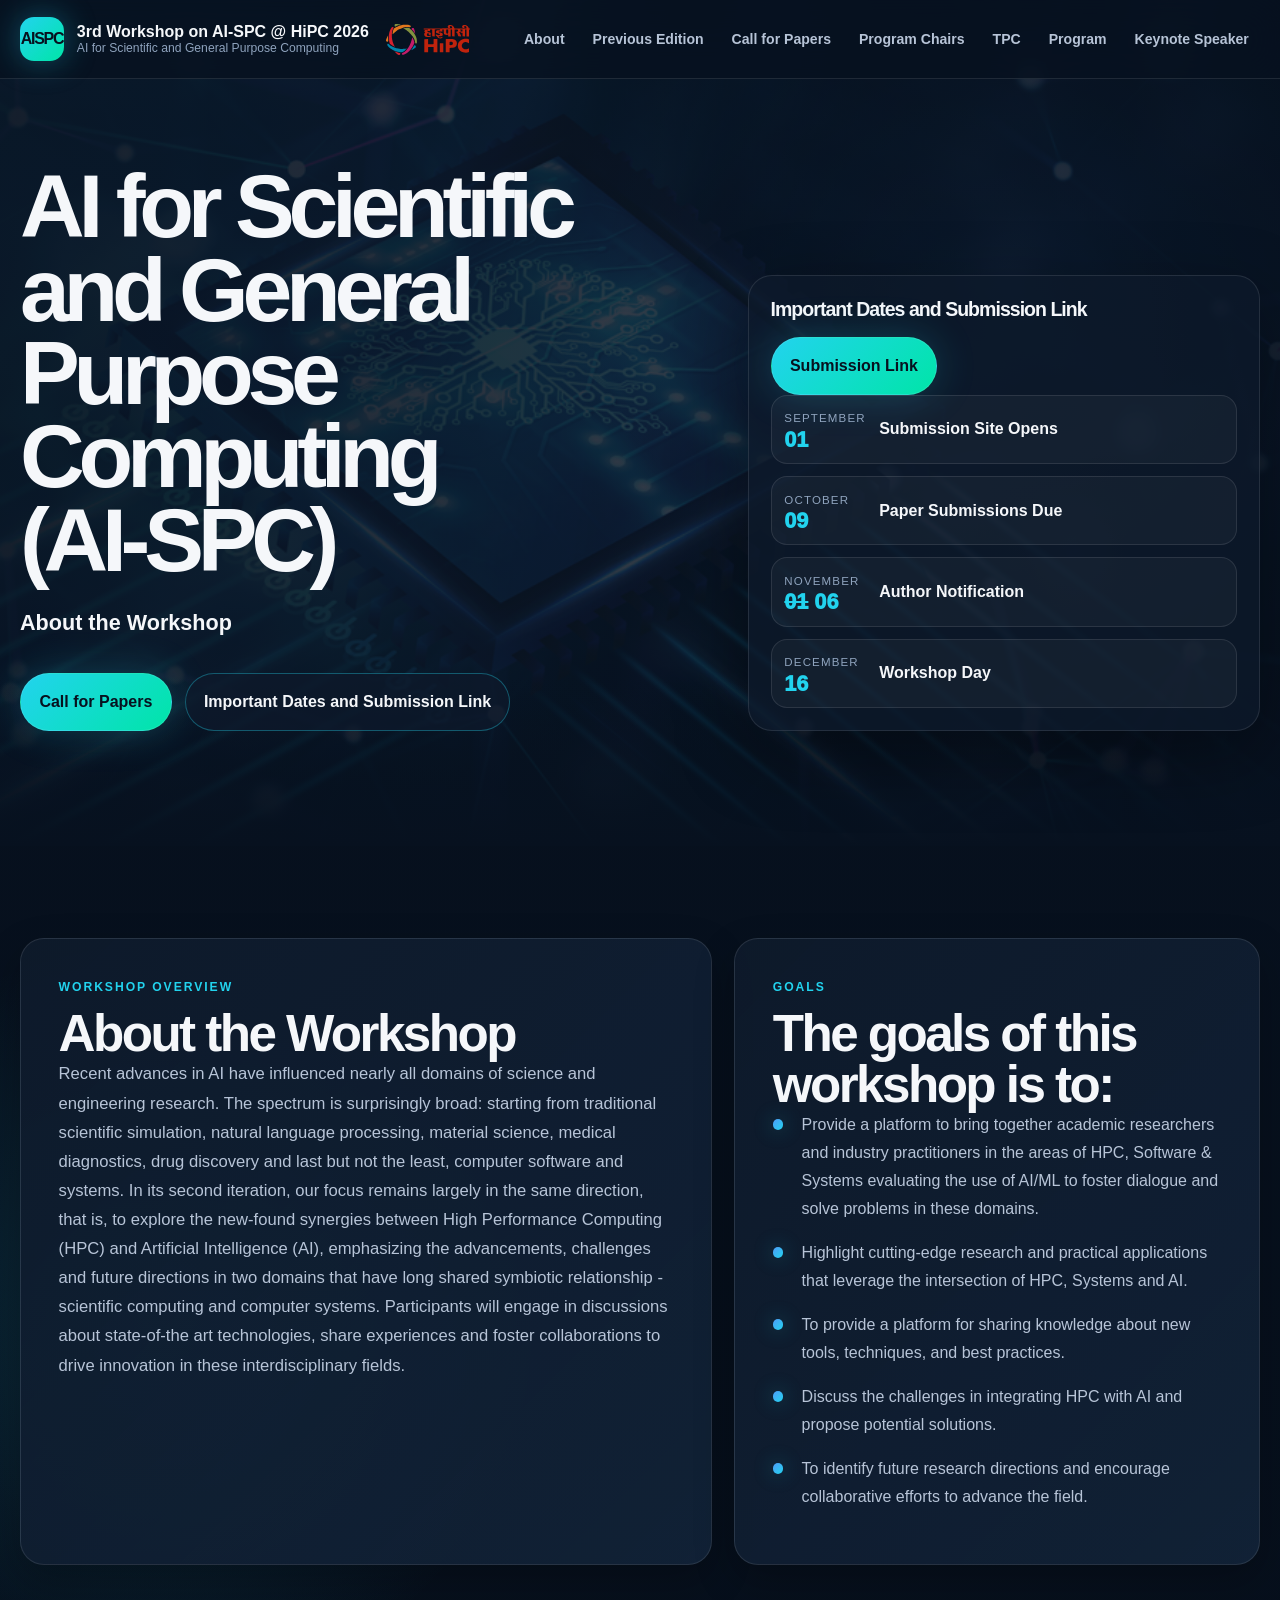
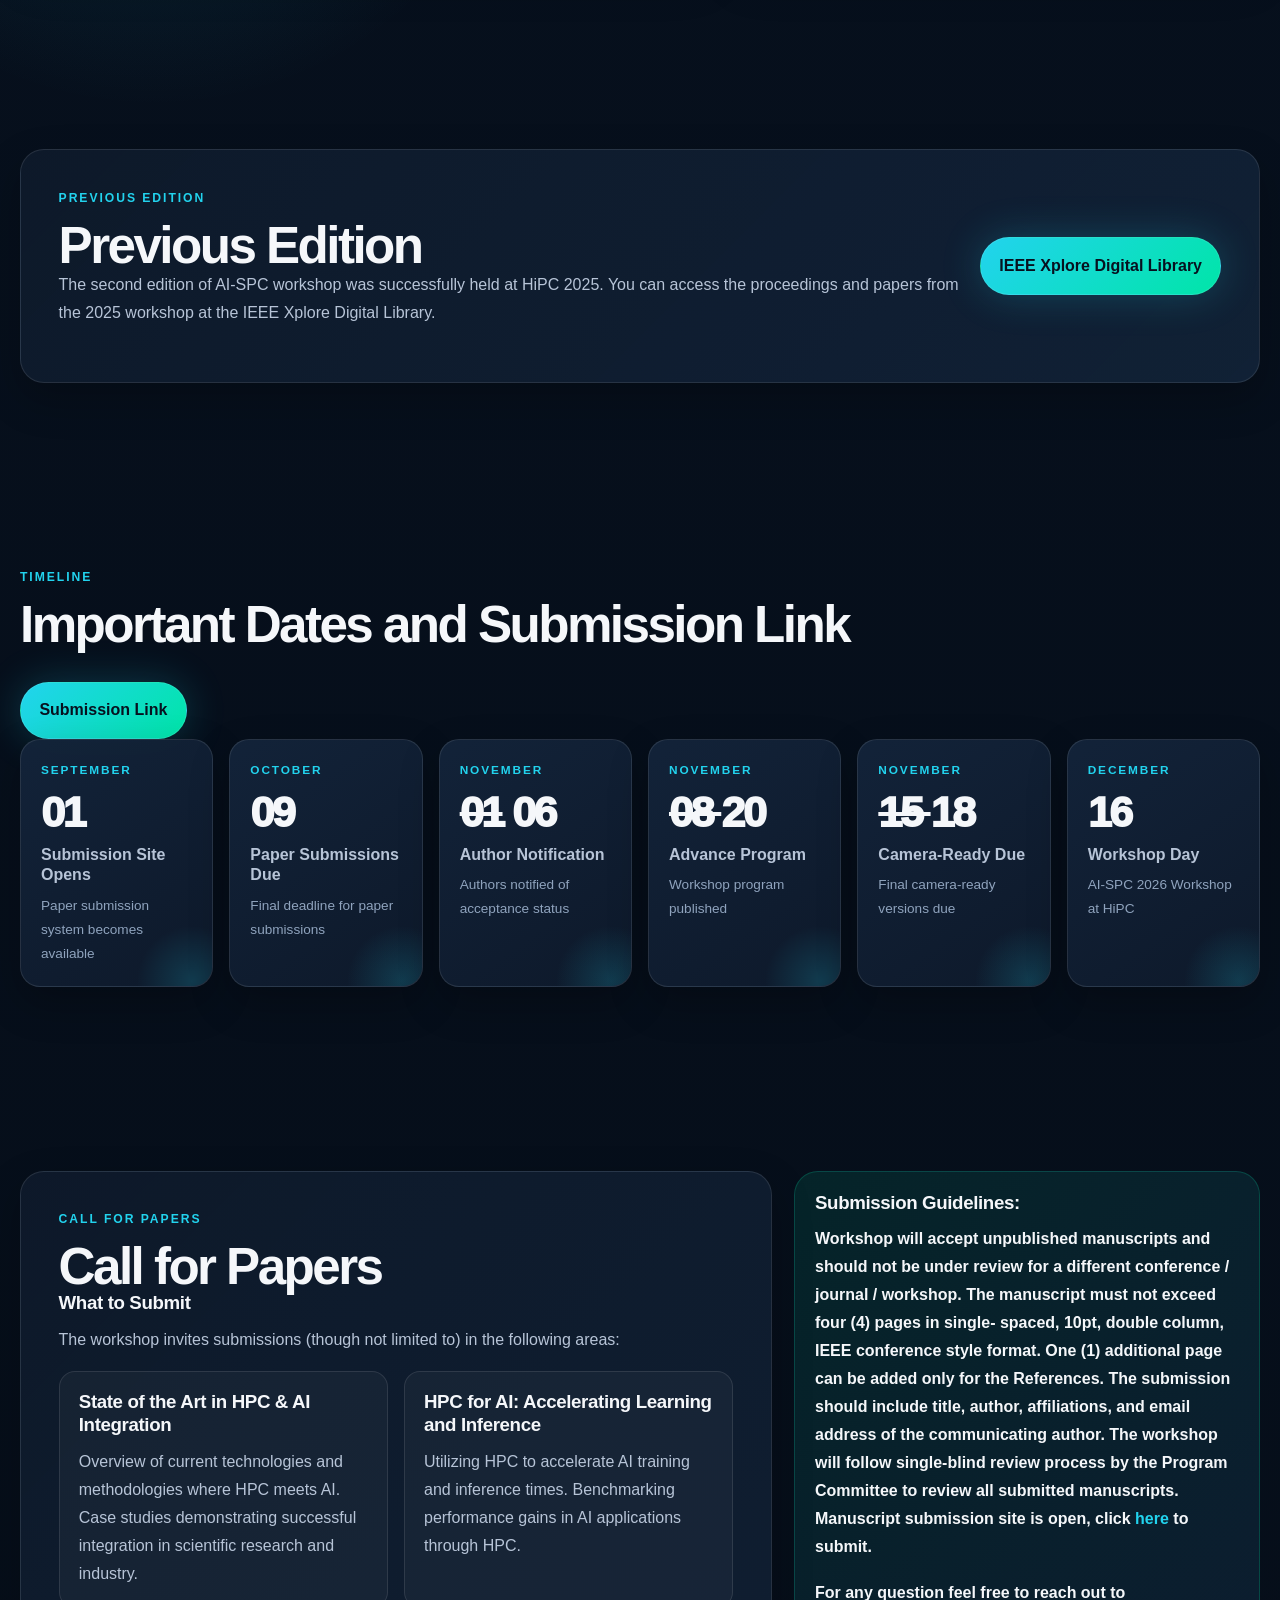
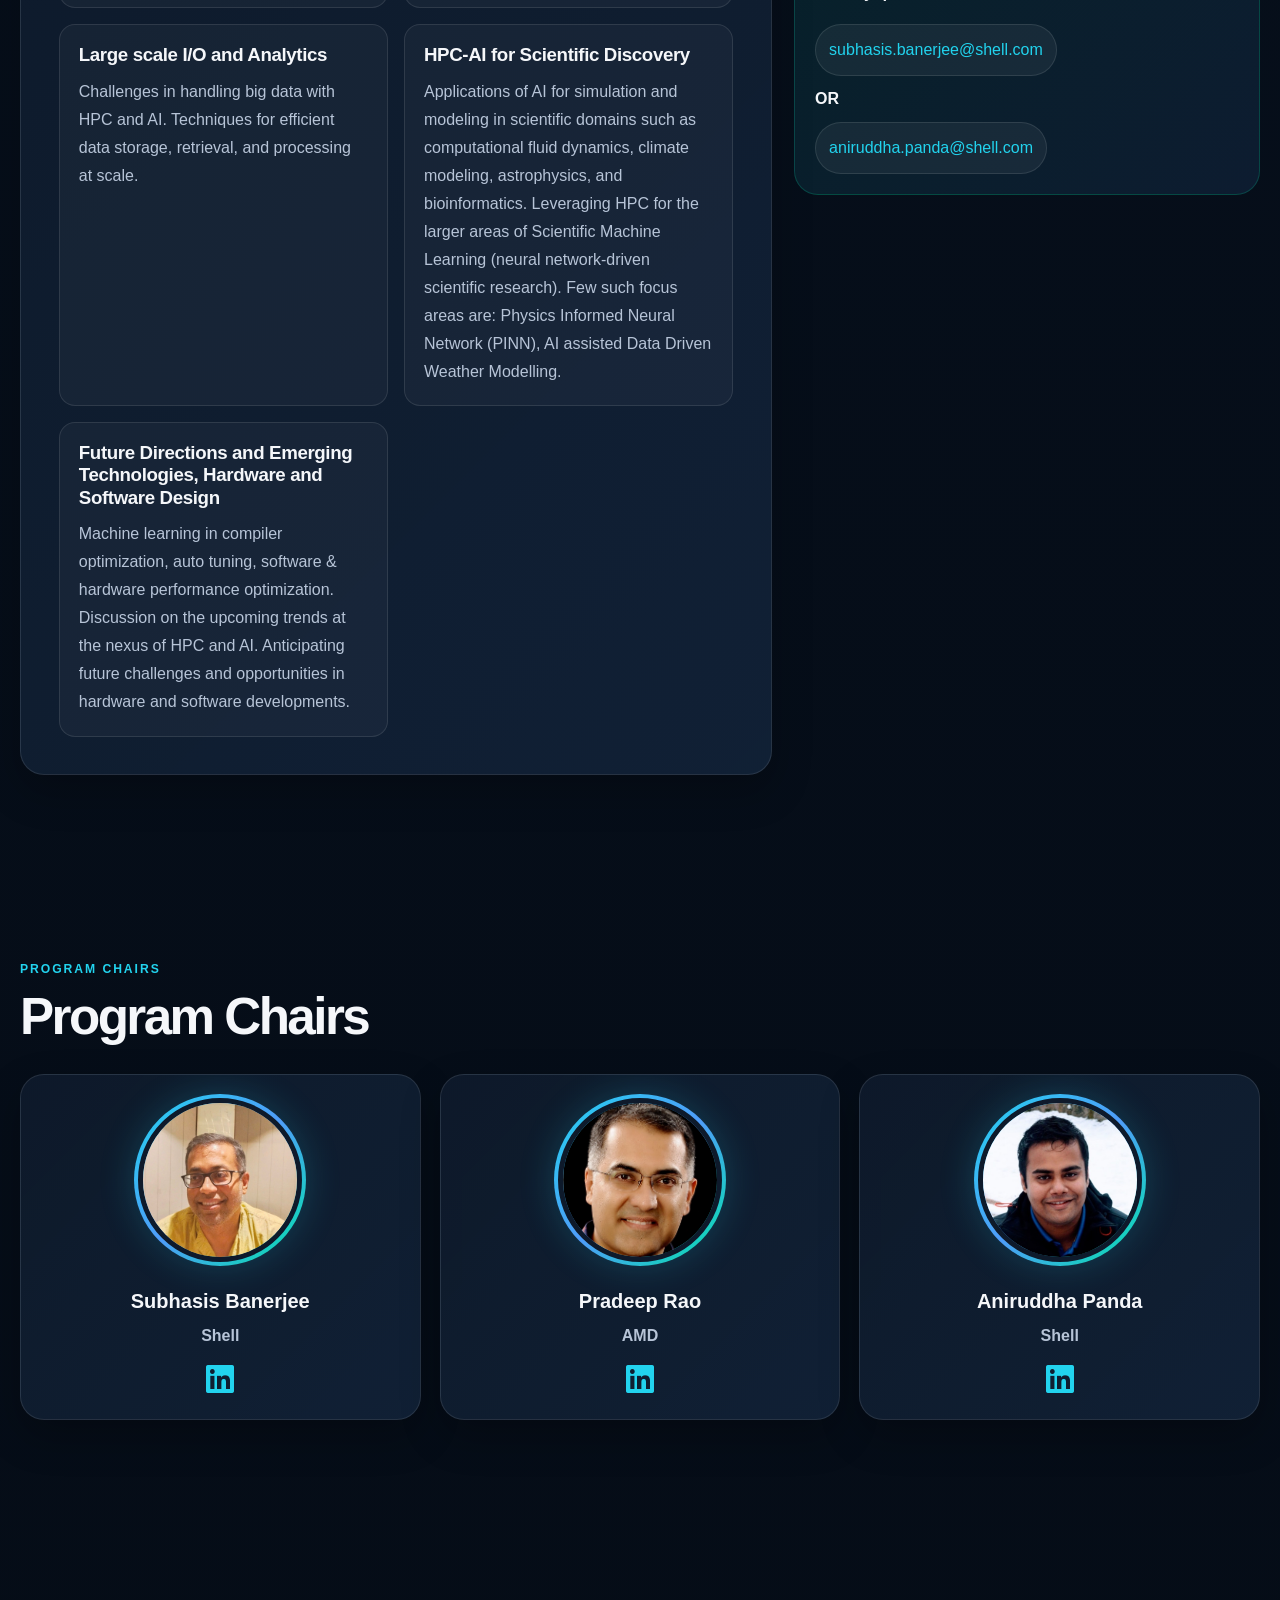
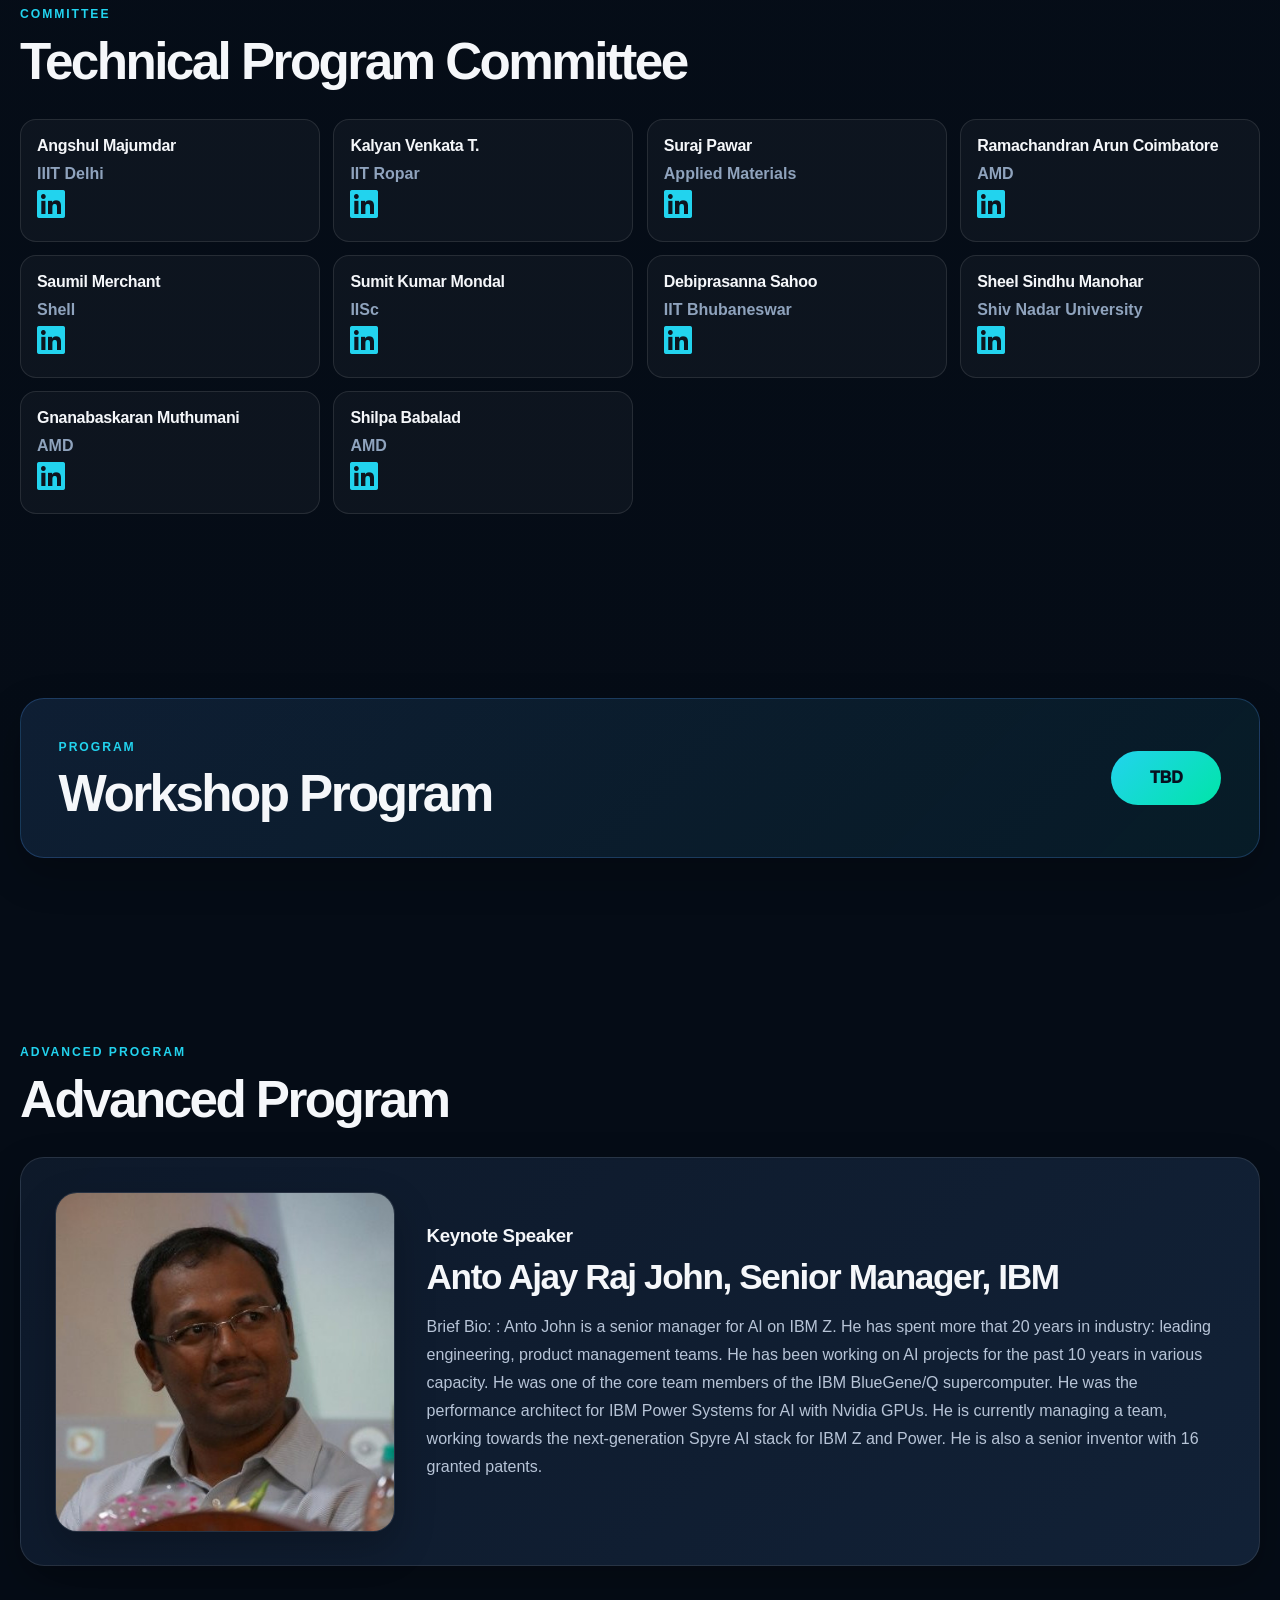
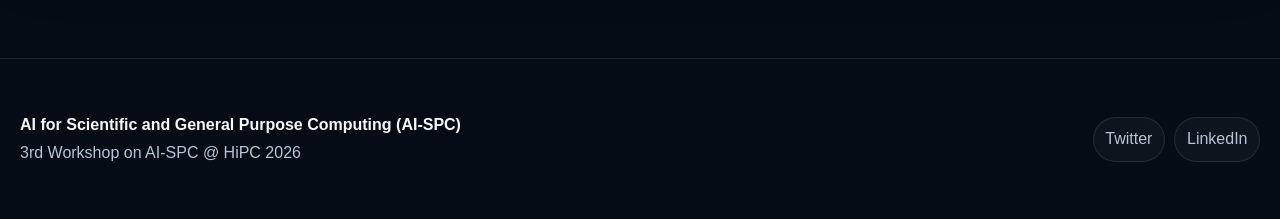
<file: index.html>
<!DOCTYPE HTML>
<!--
    Editorial by HTML5 UP
    html5up.net | @ajlkn
    Free for personal and commercial use under the CCA 3.0 license (html5up.net/license)
-->
<html lang="en">
<head>
    <title>AI for Scientific and General Purpose Computing (AI-SPC)</title>
    <meta charset="utf-8" />
    <meta name="viewport" content="width=device-width, initial-scale=1" />
    <style>
        :root {
            --bg: #07111f;
            --bg-soft: #0b1728;
            --surface: #0e1a2b;
            --surface-2: #13243a;
            --surface-3: #182d48;
            --blue: #4f9cf9;
            --cyan: #22d3ee;
            --green: #00e5a8;
            --text: #f5f7fa;
            --text-soft: #e8eef7;
            --muted: #b7c4d7;
            --muted-2: #8fa3bd;
            --border: rgba(255, 255, 255, 0.10);
            --border-strong: rgba(34, 211, 238, 0.35);
            --shadow: 0 24px 70px rgba(0, 0, 0, 0.36);
            --shadow-soft: 0 16px 40px rgba(0, 0, 0, 0.24);
            --radius: 24px;
            --radius-sm: 16px;
            --max: 1240px;
        }

        * { box-sizing: border-box; }
        html { scroll-behavior: smooth; }
        body {
            margin: 0;
            color: var(--text-soft);
            font-family: Inter, "Segoe UI", Roboto, Helvetica, Arial, sans-serif;
            line-height: 1.75;
            background:
                radial-gradient(circle at 78% 5%, rgba(79, 156, 249, 0.22), transparent 28rem),
                radial-gradient(circle at 12% 20%, rgba(34, 211, 238, 0.14), transparent 24rem),
                linear-gradient(180deg, var(--bg), #050c16 85%);
        }

        a { color: var(--cyan); text-decoration: none; }
        a:hover { color: var(--green); }
        img { max-width: 100%; display: block; }
        p { color: var(--muted); margin: 0 0 1.1rem; }
        ul { margin: 0; padding-left: 1.25rem; color: var(--muted); }
        li { margin: 0.65rem 0; }
        strong { color: var(--text); }

        .container {
            width: min(var(--max), calc(100% - 40px));
            margin: 0 auto;
        }

        .navbar {
            position: fixed;
            inset: 0 0 auto 0;
            z-index: 1000;
            background: rgba(7, 17, 31, 0.78);
            backdrop-filter: blur(22px);
            border-bottom: 1px solid var(--border);
        }

        .nav-inner {
            width: min(var(--max), calc(100% - 40px));
            height: 78px;
            margin: 0 auto;
            display: flex;
            align-items: center;
            justify-content: space-between;
            gap: 1rem;
        }

        .brand {
            display: flex;
            align-items: center;
            gap: 0.8rem;
            min-width: max-content;
        }

        .brand-mark {
            width: 44px;
            height: 44px;
            border-radius: 14px;
            display: grid;
            place-items: center;
            font-weight: 900;
            letter-spacing: -0.08em;
            color: var(--bg);
            background: linear-gradient(135deg, var(--cyan), var(--green));
            box-shadow: 0 0 32px rgba(34, 211, 238, 0.35);
        }

        .brand-text {
            display: grid;
            line-height: 1.1;
        }

        .brand-text a {
            color: var(--text);
            font-weight: 800;
            font-size: 1rem;
        }

        .brand-text small {
            color: var(--muted-2);
            font-size: 0.76rem;
            margin-top: 0.12rem;
        }

        .hipc-link { border: 0; opacity: 0.92; }
        .hipc-link img { width: 92px; height: 31px; object-fit: contain; }

        .nav-links {
            display: flex;
            align-items: center;
            justify-content: flex-end;
            flex-wrap: wrap;
            gap: 0.35rem;
        }

        .nav-links a {
            color: var(--muted);
            font-weight: 750;
            font-size: 0.88rem;
            padding: 0.48rem 0.7rem;
            border-radius: 999px;
            transition: all 0.18s ease;
        }

        .nav-links a:hover {
            color: var(--bg);
            background: linear-gradient(135deg, var(--cyan), var(--green));
            transform: translateY(-1px);
        }

        .hero {
            position: relative;
            min-height: 94vh;
            display: flex;
            align-items: center;
            overflow: hidden;
            padding: 130px 0 80px;
        }

        .hero::before {
            content: "";
            position: absolute;
            inset: 0;
            background:
                linear-gradient(90deg, rgba(7, 17, 31, 0.92), rgba(7, 17, 31, 0.78), rgba(7, 17, 31, 0.92)),
                url("images/ai_image1.jpg") center right / cover no-repeat;
            opacity: 0.78;
            z-index: -2;
        }

        .hero::after {
            content: "";
            position: absolute;
            inset: auto 0 0 0;
            height: 170px;
            background: linear-gradient(180deg, transparent, var(--bg));
            z-index: -1;
        }

        .hero-grid {
            display: grid;
            grid-template-columns: minmax(0, 1.15fr) 0.85fr;
            gap: 2.2rem;
            align-items: end;
        }

        .eyebrow {
            display: inline-flex;
            align-items: center;
            gap: 0.55rem;
            padding: 0.48rem 0.78rem;
            border: 1px solid var(--border-strong);
            border-radius: 999px;
            color: var(--cyan);
            background: rgba(14, 26, 43, 0.72);
            font-weight: 850;
            letter-spacing: 0.04em;
            text-transform: uppercase;
            font-size: 0.78rem;
            margin-bottom: 1.3rem;
        }

        h1 {
            margin: 0;
            max-width: 900px;
            font-size: clamp(3rem, 7vw, 6.4rem);
            line-height: 0.93;
            letter-spacing: -0.07em;
            color: var(--text);
        }

        .hero-subtitle {
            color: var(--muted);
            font-size: clamp(1.06rem, 2vw, 1.35rem);
            max-width: 760px;
            margin-top: 1.35rem;
        }

        .hero-actions {
            display: flex;
            flex-wrap: wrap;
            gap: 0.8rem;
            margin-top: 2rem;
        }

        .btn {
            display: inline-flex;
            align-items: center;
            justify-content: center;
            gap: 0.4rem;
            border-radius: 999px;
            padding: 0.85rem 1.15rem;
            min-height: 46px;
            font-weight: 850;
            border: 1px solid var(--border);
        }

        .btn-primary {
            color: var(--bg);
            background: linear-gradient(135deg, var(--cyan), var(--green));
            box-shadow: 0 0 40px rgba(34, 211, 238, 0.22);
        }

        .btn-secondary {
            color: var(--text);
            background: rgba(14, 26, 43, 0.72);
            border-color: var(--border-strong);
        }

        .hero-panel {
            background: rgba(14, 26, 43, 0.76);
            border: 1px solid var(--border);
            border-radius: var(--radius);
            box-shadow: var(--shadow);
            padding: 1.35rem;
        }

        .hero-panel h2 {
            font-size: 1.22rem;
            line-height: 1.2;
            margin: 0 0 1rem;
        }

        .mini-date-list {
            display: grid;
            gap: 0.75rem;
        }

        .mini-date {
            display: grid;
            grid-template-columns: 82px 1fr;
            gap: 0.8rem;
            align-items: center;
            padding: 0.8rem;
            background: rgba(255, 255, 255, 0.035);
            border: 1px solid var(--border);
            border-radius: 16px;
        }

        .mini-date .day {
            color: var(--cyan);
            font-weight: 950;
            font-size: 1.35rem;
            line-height: 1;
        }

        .mini-date .month {
            color: var(--muted-2);
            font-size: 0.72rem;
            text-transform: uppercase;
            letter-spacing: 0.1em;
        }

        .section {
            padding: 92px 0;
            scroll-margin-top: 90px;
        }

        .section-head {
            display: flex;
            justify-content: space-between;
            align-items: end;
            gap: 2rem;
            margin-bottom: 2rem;
        }

        .kicker {
            color: var(--cyan);
            font-size: 0.76rem;
            text-transform: uppercase;
            letter-spacing: 0.16em;
            font-weight: 900;
            margin-bottom: 0.65rem;
        }

        h2 {
            margin: 0;
            color: var(--text);
            font-size: clamp(2rem, 4vw, 3.4rem);
            line-height: 1;
            letter-spacing: -0.05em;
        }

        h3 {
            margin: 0 0 0.7rem;
            color: var(--text);
            line-height: 1.2;
            letter-spacing: -0.02em;
        }

        .section-card,
        .glass-card {
            background: linear-gradient(135deg, rgba(14, 26, 43, 0.94), rgba(19, 36, 58, 0.86));
            border: 1px solid var(--border);
            border-radius: var(--radius);
            box-shadow: var(--shadow-soft);
        }

        .section-card { padding: clamp(1.35rem, 3vw, 2.35rem); }

        .about-grid {
            display: grid;
            grid-template-columns: minmax(0, 1fr) minmax(320px, 0.76fr);
            gap: 1.4rem;
            align-items: stretch;
        }

        .about-text p { font-size: 1.04rem; }

        .goals-card ul {
            list-style: none;
            padding-left: 0;
        }

        .goals-card li {
            position: relative;
            padding-left: 1.8rem;
            margin: 0 0 1rem;
        }

        .goals-card li::before {
            content: "";
            position: absolute;
            left: 0;
            top: 0.55rem;
            width: 0.64rem;
            height: 0.64rem;
            border-radius: 50%;
            background: linear-gradient(135deg, var(--blue), var(--cyan));
            box-shadow: 0 0 20px rgba(34, 211, 238, 0.35);
        }

        .previous-card {
            display: grid;
            grid-template-columns: 1fr auto;
            gap: 1.3rem;
            align-items: center;
        }

        .dates-grid {
            display: grid;
            grid-template-columns: repeat(6, minmax(0, 1fr));
            gap: 1rem;
        }

        .date-card {
            position: relative;
            overflow: hidden;
            padding: 1.25rem;
            min-height: 165px;
            background: linear-gradient(145deg, rgba(19, 36, 58, 0.96), rgba(14, 26, 43, 0.96));
            border: 1px solid var(--border);
            border-radius: 20px;
            box-shadow: var(--shadow-soft);
        }

        .date-card::after {
            content: "";
            position: absolute;
            inset: auto -40px -55px auto;
            width: 120px;
            height: 120px;
            border-radius: 50%;
            background: radial-gradient(circle, rgba(34, 211, 238, 0.18), transparent 65%);
        }

        .date-month {
            color: var(--cyan);
            font-size: 0.74rem;
            letter-spacing: 0.16em;
            text-transform: uppercase;
            font-weight: 900;
        }

        .date-number {
            color: var(--text);
            font-size: 2.7rem;
            line-height: 1;
            font-weight: 950;
            letter-spacing: -0.06em;
            margin: 0.65rem 0;
        }

        .date-event { color: var(--muted); font-weight: 750; line-height: 1.3; }
        .date-details { color: var(--muted-2); font-size: 0.85rem; margin-top: 0.5rem; }

        .cfp-layout {
            display: grid;
            grid-template-columns: minmax(0, 1fr) minmax(320px, 0.62fr);
            gap: 1.4rem;
            align-items: start;
        }

        .track-grid {
            display: grid;
            grid-template-columns: repeat(2, minmax(0, 1fr));
            gap: 1rem;
        }

        .track-card {
            padding: 1.2rem;
            background: rgba(255, 255, 255, 0.035);
            border: 1px solid var(--border);
            border-radius: var(--radius-sm);
            transition: all 0.22s ease;
        }

        .track-card:hover {
            transform: translateY(-4px);
            border-color: var(--border-strong);
            background: rgba(34, 211, 238, 0.055);
        }

        .track-card p { margin-bottom: 0; }

        .submission-box {
            position: sticky;
            top: 98px;
            padding: 1.25rem;
            background: linear-gradient(135deg, rgba(0, 229, 168, 0.10), rgba(79, 156, 249, 0.10));
            border: 1px solid rgba(0, 229, 168, 0.20);
            border-radius: var(--radius);
        }

        .contact-list {
            display: flex;
            flex-direction: column;
            gap: 0.55rem;
            margin-top: 0.85rem;
        }

        .contact-list a {
            display: inline-flex;
            padding: 0.68rem 0.82rem;
            border-radius: 999px;
            background: rgba(255, 255, 255, 0.055);
            border: 1px solid var(--border);
            width: fit-content;
        }

        .chairs-grid {
            display: grid;
            grid-template-columns: repeat(3, minmax(0, 1fr));
            gap: 1.2rem;
        }

        .chair-card {
            padding: 1.2rem;
            text-align: center;
            overflow: hidden;
        }

        .chair-photo-wrap {
            width: 172px;
            height: 172px;
            margin: 0 auto 1.1rem;
            border-radius: 50%;
            padding: 4px;
            background: linear-gradient(135deg, var(--cyan), var(--blue), var(--green));
            box-shadow: 0 0 36px rgba(34, 211, 238, 0.20);
        }

        .chair-card img {
            width: 100%;
            height: 100%;
            object-fit: cover;
            border-radius: 50%;
            border: 5px solid var(--surface);
        }

        .chair-name {
            color: var(--text);
            font-size: 1.25rem;
            font-weight: 900;
        }

        .chair-org { color: var(--muted); font-weight: 750; margin: 0.2rem 0 0.8rem; }

        .linkedin-link {
            display: inline-flex;
            border-radius: 999px;
            padding: 0.58rem 0.85rem;
            color: var(--cyan);
            background: rgba(34, 211, 238, 0.08);
            border: 1px solid rgba(34, 211, 238, 0.18);
            font-weight: 800;
            font-size: 0.9rem;
        }

        .tpc-grid {
            display: grid;
            grid-template-columns: repeat(4, minmax(0, 1fr));
            gap: 0.85rem;
        }

        .tpc-card {
            padding: 1rem;
            min-height: 118px;
            display: flex;
            flex-direction: column;
            justify-content: center;
            background: rgba(255, 255, 255, 0.035);
            border: 1px solid var(--border);
            border-radius: var(--radius-sm);
        }

        .tpc-card h3 { font-size: 1rem; margin-bottom: 0.28rem; }
        .tpc-card p { margin: 0; color: var(--muted-2); font-weight: 750; }

        .program-card {
            display: flex;
            justify-content: space-between;
            align-items: center;
            gap: 1rem;
            background: linear-gradient(135deg, rgba(79, 156, 249, 0.13), rgba(34, 211, 238, 0.08));
            border-color: rgba(79, 156, 249, 0.24);
        }

        .tbd-pill {
            display: inline-flex;
            align-items: center;
            justify-content: center;
            padding: 0.8rem 1.15rem;
            min-width: 110px;
            color: var(--bg);
            font-weight: 950;
            border-radius: 999px;
            background: linear-gradient(135deg, var(--cyan), var(--green));
        }

        .keynote-card {
            display: grid;
            grid-template-columns: 340px minmax(0, 1fr);
            gap: 2rem;
            align-items: center;
            padding: clamp(1.35rem, 3vw, 2.1rem);
            background: linear-gradient(135deg, rgba(14, 26, 43, 0.96), rgba(19, 36, 58, 0.92));
        }

        .keynote-card img {
            width: 100%;
            aspect-ratio: 1 / 1;
            object-fit: cover;
            border-radius: 22px;
            border: 1px solid var(--border);
            box-shadow: var(--shadow-soft);
        }

        .keynote-name {
            display: inline-block;
            color: var(--text);
            font-size: clamp(1.55rem, 3vw, 2.2rem);
            font-weight: 900;
            line-height: 1.1;
            letter-spacing: -0.04em;
            margin-bottom: 1rem;
        }

        .footer {
            padding: 52px 0;
            background: #050c16;
            border-top: 1px solid var(--border);
        }

        .footer-grid {
            display: grid;
            grid-template-columns: 1fr auto;
            gap: 1.5rem;
            align-items: center;
        }

        .footer-title { color: var(--text); font-weight: 900; }
        .footer p { margin-bottom: 0; }

        .social-labels {
            display: flex;
            gap: 0.6rem;
            align-items: center;
            flex-wrap: wrap;
        }

        .social-labels a {
            padding: 0.48rem 0.72rem;
            border-radius: 999px;
            border: 1px solid var(--border);
            color: var(--muted);
            background: rgba(255, 255, 255, 0.035);
        }

        @media (max-width: 1120px) {
            .hero-grid,
            .about-grid,
            .cfp-layout,
            .keynote-card {
                grid-template-columns: 1fr;
            }
            .dates-grid { grid-template-columns: repeat(3, minmax(0, 1fr)); }
            .tpc-grid { grid-template-columns: repeat(3, minmax(0, 1fr)); }
            .submission-box { position: static; }
        }

        @media (max-width: 820px) {
            .nav-inner {
                height: auto;
                padding: 0.82rem 0;
                align-items: flex-start;
                flex-direction: column;
            }
            .nav-links { justify-content: flex-start; }
            .hero { padding-top: 170px; }
            .track-grid,
            .chairs-grid { grid-template-columns: 1fr; }
            .dates-grid { grid-template-columns: repeat(2, minmax(0, 1fr)); }
            .tpc-grid { grid-template-columns: repeat(2, minmax(0, 1fr)); }
            .previous-card,
            .program-card,
            .footer-grid { grid-template-columns: 1fr; display: grid; }
        }

        @media (max-width: 560px) {
            .container,
            .nav-inner { width: min(var(--max), calc(100% - 28px)); }
            .hero { padding-top: 195px; }
            .dates-grid,
            .tpc-grid { grid-template-columns: 1fr; }
            .mini-date { grid-template-columns: 64px 1fr; }
            .section { padding: 68px 0; }
        }
    </style>
   
     <meta charset="UTF-8">
     <meta name="viewport" content="width=device-width, initial-scale=1.0">
     <title>LinkedIn Icon</title>
     <!-- Font Awesome CDN -->
     <link href="https://cdnjs.cloudflare.com/ajax/libs/font-awesome/6.0.0-beta3/css/all.min.css" rel="stylesheet">
</head>
<body>
    <header class="navbar">
        <div class="nav-inner">
            <div class="brand">
                <a href="index.html" class="brand-mark" aria-label="AI-SPC home">AISPC</a>
                <div class="brand-text">
                    <a href="index.html"><strong>3rd Workshop on AI-SPC</strong> @ HiPC 2026</a>
                    <small>AI for Scientific and General Purpose Computing</small>
                </div>
                <a href="https://www.hipc.org/" target="_blank" title="Visit HiPC 2026 Main Conference" class="hipc-link">
                    <img src="images/hipc-logo.svg" width="90" height="30" alt="HiPC 2025 Logo" />
                </a>
            </div>
            <nav class="nav-links" aria-label="Primary navigation">
                <a href="#banner">About</a>
                <a href="#previous">Previous Edition</a>
                <a href="#cfp">Call for Papers</a>
                <a href="#progchair">Program Chairs</a>
                <a href="#tpc">TPC</a>
                <a href="#program">Program</a>
                <a href="#advprog">Keynote Speaker</a>
                
            </nav>
        </div>
    </header>

    <main>
        <section id="banner" class="hero">
            <div class="container hero-grid">
                <div class="hero-copy">
                    <!--
                    <div class="eyebrow">3rd Workshop on AI-SPC @ HiPC 2026</div>
                    -->
                    <h1>AI for Scientific and General Purpose Computing<br />(AI-SPC)</h1>
                    <p class="hero-subtitle"><strong>About the Workshop</strong></p>
                    <div class="hero-actions">
                        <a href="#cfp" class="btn btn-primary">Call for Papers</a>
                        <a href="#dates" class="btn btn-secondary">Important Dates and Submission Link</a>
                    </div>
                </div>
                <aside class="hero-panel" aria-labelledby="hero-dates-title">
                    <h2 id="hero-dates-title">Important Dates and Submission Link</h2>
                    <a href="https://ssl.linklings.net/conferences/HiPC/" target="_blank" class="btn btn-primary"> Submission Link</a>
                    <div class="mini-date-list">
                        <div class="mini-date"><div><div class="month">September</div><div class="day">01</div></div><strong>Submission Site Opens</strong></div>
                        <div class="mini-date"><div><div class="month">October</div><div class="day">09</div></div><strong>Paper Submissions Due</strong></div>
                        <div class="mini-date"><div><div class="month">November</div><div class="day"> <s>01</s> 06 </div></div><strong>Author Notification</strong></div>
                        <div class="mini-date"><div><div class="month">December</div><div class="day">16</div></div><strong>Workshop Day</strong></div>
                    </div>
                </aside>
            </div>
        </section>

        <section id="about" class="section">
            <div class="container about-grid">
                <article class="section-card about-text">
                    <div class="kicker">Workshop Overview</div>
                    <h2>About the Workshop</h2>
                    <p>Recent advances in AI have influenced nearly all domains of science and engineering research. The spectrum is surprisingly broad: starting from traditional scientific simulation, natural language processing, material science, medical diagnostics, drug discovery and last but not the least, computer software and systems. In its second iteration, our focus remains largely in the same direction, that is, to explore the new-found synergies between High Performance Computing (HPC) and Artificial Intelligence (AI), emphasizing the advancements, challenges and future directions in two domains that have long shared symbiotic relationship - scientific computing and computer systems. Participants will engage in discussions about state-of-the art technologies, share experiences and foster collaborations to drive innovation in these interdisciplinary fields.</p>
                </article>
                <article class="section-card goals-card">
                    <div class="kicker">Goals</div>
                    <h2>The goals of this workshop is to:</h2>
                    <ul>
                        <li>Provide a platform to bring together academic researchers and industry practitioners in the areas of HPC, Software &amp; Systems evaluating the use of AI/ML to foster dialogue and solve problems in these domains.</li>
                        <li>Highlight cutting-edge research and practical applications that leverage the intersection of HPC, Systems and AI.</li>
                        <li>To provide a platform for sharing knowledge about new tools, techniques, and best practices.</li>
                        <li>Discuss the challenges in integrating HPC with AI and propose potential solutions.</li>
                        <li>To identify future research directions and encourage collaborative efforts to advance the field.</li>
                    </ul>
                </article>
            </div>
        </section>

        <section id="previous" class="section">
            <div class="container">
                <div class="section-card previous-card">
                    <div>
                        <div class="kicker">Previous Edition</div>
                        <h2>Previous Edition</h2>
                        <p>The second edition of AI-SPC workshop was successfully held at HiPC 2025. You can access the proceedings and papers from the 2025 workshop at the IEEE Xplore Digital Library.</p>
                    </div>
                    <a href="https://ieeexplore.ieee.org/document/11459229" target="_blank" class="btn btn-primary">IEEE Xplore Digital Library</a>
                </div>
            </div>
        </section>

        <section id="dates" class="section">
            <div class="container">
                <div class="section-head">
                    <div>
                        <div class="kicker">Timeline</div>
                        <h2>Important Dates and Submission Link</h2>
                    </div>
                </div>
                <a href="https://ssl.linklings.net/conferences/HiPC/" target="_blank" class="btn btn-primary"> Submission Link</a>
                
                <div class="dates-grid">
                    <div class="date-card"><div class="date-month">September</div><div class="date-number"> 01 </div><div class="date-event">Submission Site Opens</div><div class="date-details">Paper submission system becomes available</div></div>
                    <div class="date-card"><div class="date-month">October</div><div class="date-number"> 09</div><div class="date-event">Paper Submissions Due</div><div class="date-details">Final deadline for paper submissions</div></div>
                    <div class="date-card"><div class="date-month">November</div><div class="date-number"> <s>01</s> 06 </div><div class="date-event">Author Notification</div><div class="date-details">Authors notified of acceptance status</div></div>
                    <div class="date-card"><div class="date-month">November</div><div class="date-number"> <s> 08 </s> 20 </div><div class="date-event">Advance Program</div><div class="date-details">Workshop program published</div></div>
                    <div class="date-card"><div class="date-month">November</div><div class="date-number"><s> 15 </s> 18 </div><div class="date-event">Camera-Ready Due</div><div class="date-details">Final camera-ready versions due</div></div>
                    <div class="date-card"><div class="date-month">December</div><div class="date-number">16</div><div class="date-event">Workshop Day</div><div class="date-details">AI-SPC 2026 Workshop at HiPC</div></div>
                </div>
            </div>
        </section>

        <section id="cfp" class="section">
            <div class="container cfp-layout">
                <article class="section-card">
                    <div class="kicker">Call for Papers</div>
                    <h2>Call for Papers</h2>
                    <h3>What to Submit</h3>
                    <p>The workshop invites submissions (though not limited to) in the following areas:</p>
                    <div class="track-grid">
                        <div class="track-card"><h3>State of the Art in HPC &amp; AI Integration</h3><p>Overview of current technologies and methodologies where HPC meets AI. Case studies demonstrating successful integration in scientific research and industry.</p></div>
                        <div class="track-card"><h3>HPC for AI: Accelerating Learning and Inference</h3><p>Utilizing HPC to accelerate AI training and inference times. Benchmarking performance gains in AI applications through HPC.</p></div>
                        <div class="track-card"><h3>Large scale I/O and Analytics</h3><p>Challenges in handling big data with HPC and AI. Techniques for efficient data storage, retrieval, and processing at scale.</p></div>
                        <div class="track-card"><h3>HPC-AI for Scientific Discovery</h3><p>Applications of AI for simulation and modeling in scientific domains such as computational fluid dynamics, climate modeling, astrophysics, and bioinformatics. Leveraging HPC for the larger areas of Scientific Machine Learning (neural network-driven scientific research). Few such focus areas are: Physics Informed Neural Network (PINN), AI assisted Data Driven Weather Modelling.</p></div>
                        <div class="track-card"><h3>Future Directions and Emerging Technologies, Hardware and Software Design</h3><p>Machine learning in compiler optimization, auto tuning, software &amp; hardware performance optimization. Discussion on the upcoming trends at the nexus of HPC and AI. Anticipating future challenges and opportunities in hardware and software developments.</p></div>
                    </div>
                </article>
                <aside class="submission-box">
                    <h3>Submission Guidelines:</h3>
                    <p><strong>Workshop will accept unpublished manuscripts and should not be under review for a different conference / journal / workshop. The manuscript must not exceed four (4) pages in single- spaced, 10pt, double column, IEEE conference style format. One (1) additional page can be added only for the References. The submission should include title, author, affiliations, and email address of the communicating author. The workshop will follow single-blind review process by the Program Committee to review all submitted manuscripts. Manuscript submission site is open, 
                      click <a href="https://ssl.linklings.net/conferences/HiPC/"> here </a> to submit. 
                       </strong>
                     </p>
                    <p><strong>For any question feel free to reach out to</strong></p>
                    <div class="contact-list">
                        <a href="mailto:subhasis.banerjee@shell.com">subhasis.banerjee@shell.com</a>
                        <strong>OR</strong>
                        <a href="mailto:aniruddha.panda@shell.com">aniruddha.panda@shell.com</a>
                    </div>
                </aside>
            </div>
        </section>

        <section id="progchair" class="section">
            <div class="container">
                <div class="section-head">
                    <div>
                        <div class="kicker">Program Chairs</div>
                        <h2>Program Chairs</h2>
                    </div>
                </div>
                <div class="chairs-grid">
                    <article class="section-card chair-card">
                        <div class="chair-photo-wrap"><img src="images/subhasis_photo.jpg" alt="Subhasis Banerjee" /></div>
                        <div class="chair-name">Subhasis Banerjee</div>
                        <div class="chair-org">Shell</div>
                        <a href="https://www.linkedin.com/in/subhasisbanerjee/" target="_blank"> 
                           <i class="fab fa-linkedin fa-2x"></i>
                        </a>
                    </article>
                    <article class="section-card chair-card">
                        <div class="chair-photo-wrap"><img src="images/Pradeep_photo.jpg" alt="Pradeep Rao" /></div>
                        <div class="chair-name">Pradeep Rao</div>
                        <div class="chair-org">AMD</div>
                        <a href="https://www.linkedin.com/in/hprao/" target="_blank">
                           <i class="fab fa-linkedin fa-2x"></i>
                        </a>
                    </article>
                    <article class="section-card chair-card">
                        <div class="chair-photo-wrap"><img src="images/Aniruddha_photo.jpg" alt="Aniruddha Panda" /></div>
                        <div class="chair-name">Aniruddha Panda</div>
                        <div class="chair-org">Shell</div>
                        <a href="https://www.linkedin.com/in/aniruddhapanda/" target="_blank">
                           <i class="fab fa-linkedin fa-2x"></i>
                        </a>
                    </article>
                </div>
            </div>
        </section>

        <section id="tpc" class="section">
            <div class="container">
                <div class="section-head">
                    <div>
                        <div class="kicker">Committee</div>
                        <h2>Technical Program Committee</h2>
                    </div>
                </div>
                <div class="tpc-grid">
                    <div class="tpc-card"><h3>Angshul Majumdar</h3><p>IIIT Delhi</p>
                      <a href="https://www.linkedin.com/in/salsa-lab-angshul-majumdar-7645321b7/" target="_blank">
                        <i class="fab fa-linkedin fa-2x"></i>
                      </a>
                    </div>
                    <div class="tpc-card"><h3>Kalyan Venkata T.</h3><p>IIT Ropar</p>
                        <a href="https://www.linkedin.com/in/venkata-kalyan-t-29ab28a0/" target="_blank">
                          <i class="fab fa-linkedin fa-2x"></i>
                        </a>
                    </div>
                    <div class="tpc-card"><h3>Suraj Pawar</h3><p>Applied Materials</p>
                        <a href="https://www.linkedin.com/in/surajp92/" target="_blank">
                           <i class="fab fa-linkedin fa-2x"></i>
                        </a>
                    </div>
                    
                    <div class="tpc-card"><h3>Ramachandran Arun Coimbatore</h3><p>AMD</p>
                        <a href="https://www.linkedin.com/in/arun-ramachandran-00a9451b/" target="_blank">
                           <i class="fab fa-linkedin fa-2x"></i>
                        </a>
                    </div>
                    <div class="tpc-card"><h3>Saumil Merchant</h3><p>Shell</p>
                        <a href="https://www.linkedin.com/in/saumilmerchant/" target="_blank">
                           <i class="fab fa-linkedin fa-2x"></i>
                        </a>
                    </div>
                    <div class="tpc-card"><h3>Sumit Kumar Mondal</h3><p>IISc</p>
                        <a href="https://www.linkedin.com/in/sumitkmandal/" target="_blank">
                           <i class="fab fa-linkedin fa-2x"></i>
                        </a>
                    </div>
                    <div class="tpc-card"><h3>Debiprasanna Sahoo</h3><p>IIT Bhubaneswar</p>
                        <a href="https://www.linkedin.com/in/debiprasanna-sahoo-a10a2057/" target="_blank">
                           <i class="fab fa-linkedin fa-2x"></i>
                        </a>
                    </div>
                    <div class="tpc-card"><h3>Sheel Sindhu Manohar</h3><p>Shiv Nadar University</p>
                        <a href="https://www.linkedin.com/in/sheel-sindhu-manohar-a1175224/" target="_blank">
                           <i class="fab fa-linkedin fa-2x"></i>
                        </a>
                    </div>
		            <div class="tpc-card"><h3>Gnanabaskaran Muthumani</h3><p>AMD</p>
                         <a href="https://www.linkedin.com/in/gnanabaskaran-m-4b56231/" target="_blank">
                           <i class="fab fa-linkedin fa-2x"></i>
                         </a>
                    </div>
                    <div class="tpc-card"><h3>Shilpa Babalad </h3><p>AMD</p>
                         <a href="https://www.linkedin.com/in/dr-shilpa-babalad-840553325/" target="_blank">
                           <i class="fab fa-linkedin fa-2x"></i>
                         </a>
                    
                    </div>
                </div>
            </div>
        </section>

        <section id="program" class="section">
            <div class="container">
                <div class="section-card program-card">
                    <div>
                        <div class="kicker">Program</div>
                        <h2>Workshop Program</h2>
                    </div>
                    <div class="tbd-pill">TBD</div>
                </div>
            </div>
        </section>

        <section id="advprog" class="section">
            <div class="container">
                <div class="section-head">
                    <div>
                        <div class="kicker">Advanced Program</div>
                        <h2>Advanced Program</h2>
                    </div>
                </div>
                <article class="keynote-card glass-card">
                    <a href="https://www.linkedin.com/in/anto-ajay-raj-john-4692a517/" class="image" target="_blank"><img src="images/anto_image.jpg" alt="" /></a>
                    <div>
                        <h3>Keynote Speaker</h3>
                        <a href="https://www.linkedin.com/in/anto-ajay-raj-john-4692a517/" target="_blank" class="keynote-name">Anto Ajay Raj John, Senior Manager, IBM</a>
                        <p>Brief Bio: : Anto John is a senior manager for AI on IBM Z. He has spent more that 20 years in industry: leading engineering, product management teams. He has been working on AI projects for the past 10 years in various capacity. He was one of the core team members of the IBM BlueGene/Q supercomputer. He was the performance architect for IBM Power Systems for AI with Nvidia GPUs. He is currently managing a team, working towards the next-generation Spyre AI stack for IBM Z and Power. He is also a senior inventor with 16 granted patents.</p>
                    </div>
                </article>
            </div>
        </section>
    </main>

    <footer class="footer">
        <div class="container footer-grid">
            <div>
                <div class="footer-title">AI for Scientific and General Purpose Computing (AI-SPC)</div>
                <p>3rd Workshop on AI-SPC @ HiPC 2026</p>
            </div>
            <div class="social-labels">
                <a href="#">Twitter</a>
                <a href="#">LinkedIn</a>
            </div>
        </div>
    </footer>
</body>
</html>
</file>
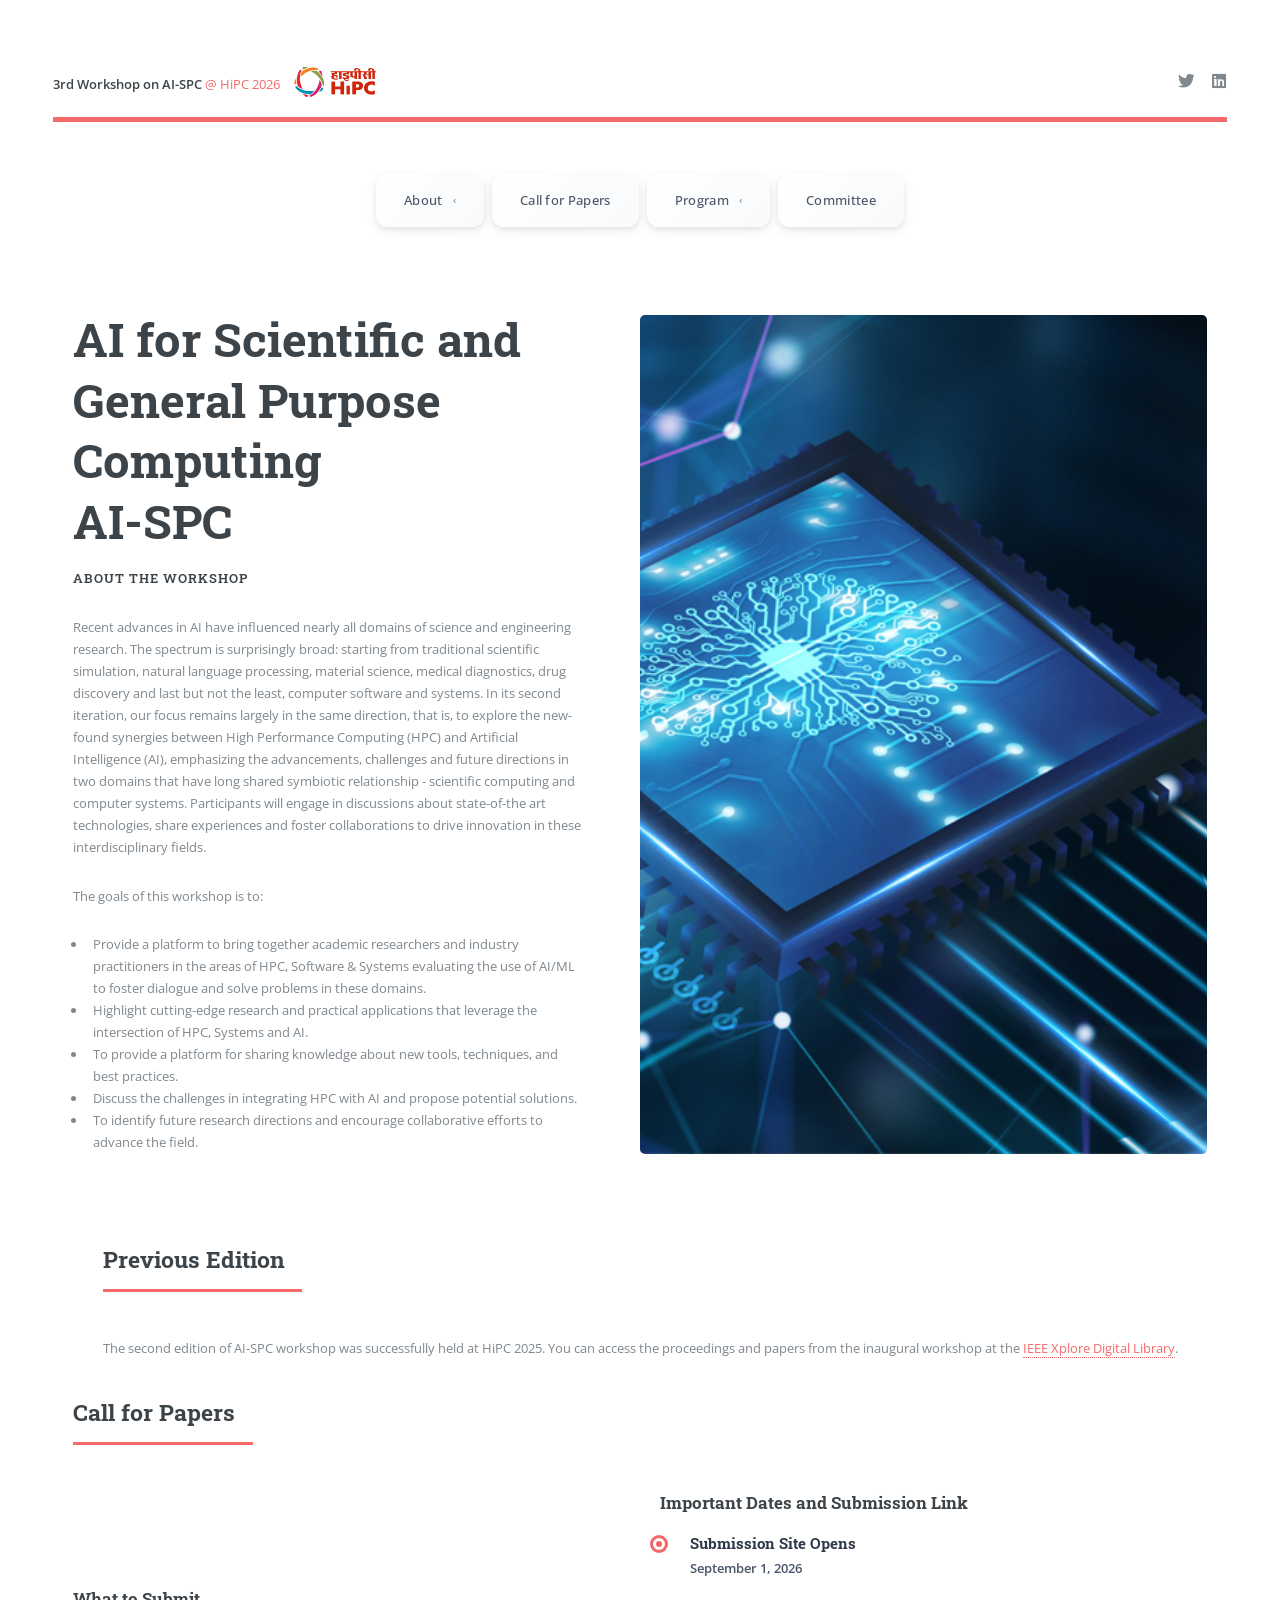
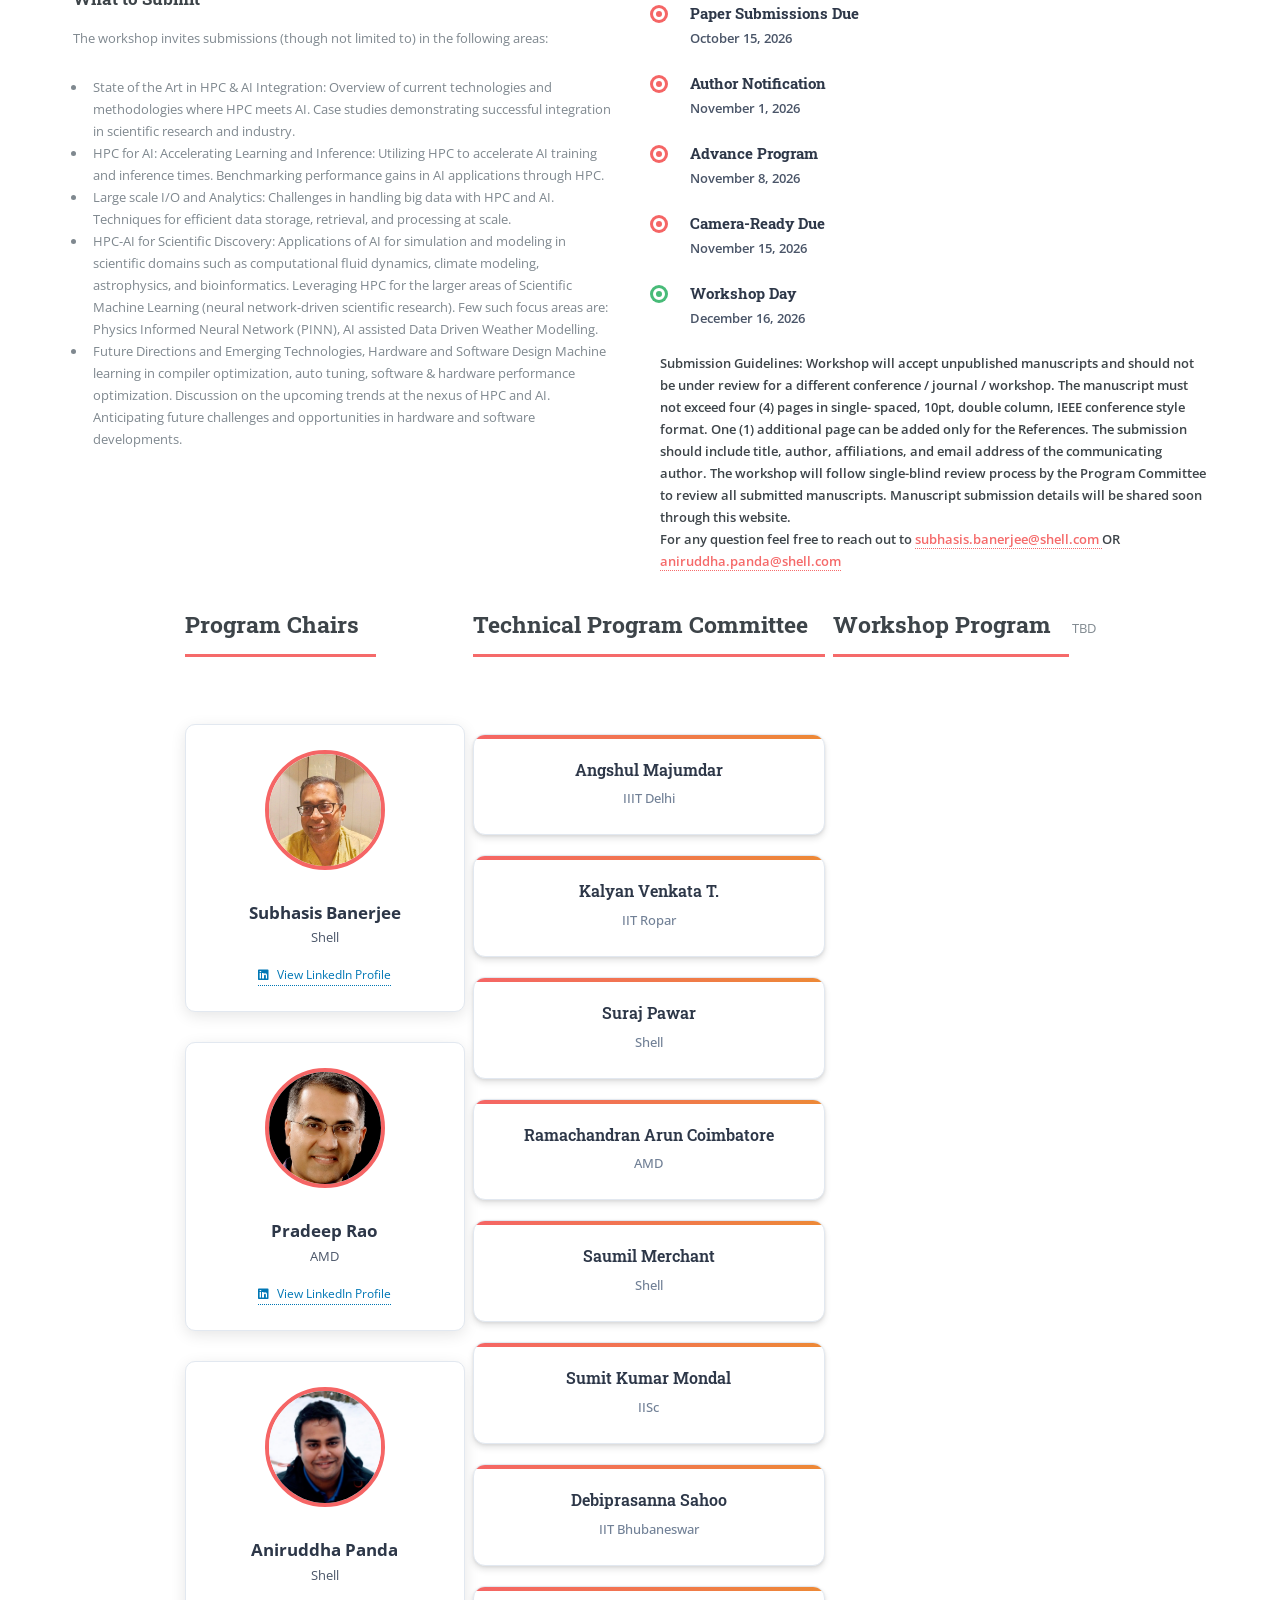
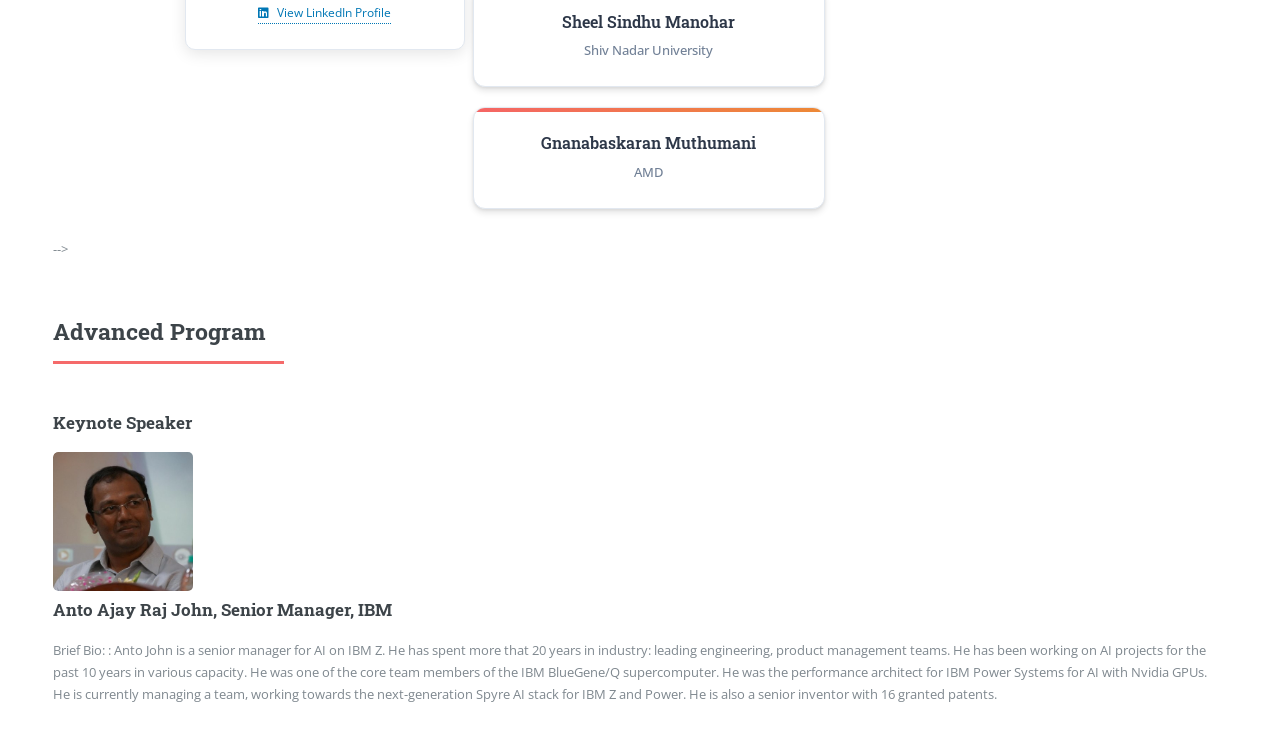
<file: oldindex.html>
<!DOCTYPE HTML>
<!--
	Editorial by HTML5 UP
	html5up.net | @ajlkn
	Free for personal and commercial use under the CCA 3.0 license (html5up.net/license)
-->
<html>
	<head>
		<title>AI for Scientific and General Purpose Computing (AI-SPC)</title>
		<meta charset="utf-8" />
		<meta name="viewport" content="width=device-width, initial-scale=1, user-scalable=no" />
		<link rel="stylesheet" href="assets/css/main.css" />
		<style>
			.timeline-container {
				margin: 15px 0;
			}
			
			.timeline {
				position: relative;
				padding-left: 30px;
			}
			
			.timeline-item {
				position: relative;
				margin-bottom: 20px;
				cursor: pointer;
				transition: all 0.3s ease;
			}
			
			.timeline-item:hover {
				transform: translateX(5px);
			}
			
			.timeline-item:hover .timeline-details {
				opacity: 1;
				max-height: 50px;
			}
			
			.timeline-marker {
				position: absolute;
				left: -37px;
				top: 5px;
				width: 12px;
				height: 12px;
				border-radius: 50%;
				background: #f56565;
				border: 3px solid #fff;
				box-shadow: 0 0 0 3px #f56565;
				transition: all 0.3s ease;
			}
			
			.timeline-marker.active {
				background: #48bb78;
				box-shadow: 0 0 0 3px #48bb78;
				animation: pulse 2s infinite;
			}
			
			.timeline-item:hover .timeline-marker {
				transform: scale(1.3);
				box-shadow: 0 0 0 6px rgba(245, 101, 101, 0.3);
			}
			
			.timeline-content h4 {
				margin: 0 0 3px 0;
				color: #2d3748;
				font-size: 1.1em;
				font-weight: bold;
			}
			
			.timeline-content p {
				margin: 0 0 3px 0;
				color: #4a5568;
				font-weight: 600;
			}
			
			.timeline-details {
				color: #718096;
				font-size: 0.9em;
				opacity: 0;
				max-height: 0;
				overflow: hidden;
				transition: all 0.3s ease;
			}
			
			@keyframes pulse {
				0% {
					box-shadow: 0 0 0 3px #48bb78;
				}
				50% {
					box-shadow: 0 0 0 6px rgba(72, 187, 120, 0.5);
				}
				100% {
					box-shadow: 0 0 0 3px #48bb78;
				}
			}
			
			@media (max-width: 768px) {
				.timeline {
					padding-left: 25px;
				}
				
				.timeline-marker {
					left: -32px;
				}
			}
			
			.program-chairs-grid {
				display: grid;
				grid-template-columns: repeat(auto-fit, minmax(280px, 1fr));
				gap: 30px;
				margin-top: 20px;
			}
			
			.chair-card {
				background: #fff;
				border-radius: 10px;
				padding: 25px;
				text-align: center;
				box-shadow: 0 4px 15px rgba(0, 0, 0, 0.1);
				transition: all 0.3s ease;
				border: 1px solid #e2e8f0;
			}
			
			.chair-card:hover {
				transform: translateY(-5px);
				box-shadow: 0 8px 25px rgba(0, 0, 0, 0.15);
			}
			
			.chair-photo {
				width: 120px;
				height: 120px;
				border-radius: 50%;
				object-fit: cover;
				margin: 0 auto 15px;
				border: 4px solid #f56565;
				transition: all 0.3s ease;
			}
			
			.chair-card:hover .chair-photo {
				border-color: #ed8936;
				transform: scale(1.05);
			}
			
			.chair-name {
				font-size: 1.3em;
				font-weight: bold;
				color: #2d3748;
				margin: 10px 0 5px 0;
				line-height: 1.2;
			}
			
			.chair-org {
				color: #4a5568;
				font-size: 1em;
				margin-bottom: 15px;
			}
			
			.chair-linkedin {
				display: inline-flex;
				align-items: center;
				gap: 8px;
				color: #0077b5;
				text-decoration: none;
				font-size: 0.9em;
				transition: color 0.3s ease;
			}
			
			.chair-linkedin:hover {
				color: #005885;
				text-decoration: none;
			}
			
			@media (max-width: 768px) {
				.program-chairs-grid {
					grid-template-columns: 1fr;
					gap: 20px;
				}
				
				.chair-card {
					padding: 20px;
				}
			}
			
			/* Modern Floating Card Navigation */
			.nav-container {
				display: flex;
				justify-content: center;
				gap: 8px;
				margin: 30px 0;
				flex-wrap: wrap;
				padding: 0 20px;
			}
			
			.nav-dropdown {
				position: relative;
				display: inline-block;
			}
			
			.nav-button {
				background: linear-gradient(135deg, #ffffff 0%, #f8fafc 100%);
				border: none;
				color: #4a5568;
				padding: 16px 28px;
				text-decoration: none;
				font-weight: 500;
				font-size: 0.95em;
				letter-spacing: 0.025em;
				transition: all 0.4s cubic-bezier(0.4, 0, 0.2, 1);
				cursor: pointer;
				display: flex;
				align-items: center;
				gap: 10px;
				white-space: nowrap;
				border-radius: 12px;
				box-shadow: 0 4px 12px rgba(0, 0, 0, 0.08), 0 2px 4px rgba(0, 0, 0, 0.05);
				position: relative;
				overflow: hidden;
				z-index: 1;
			}
			
			.nav-button > * {
				position: relative;
				z-index: 2;
			}
			
			.nav-button::before {
				content: '';
				position: absolute;
				top: 0;
				left: -100%;
				width: 100%;
				height: 100%;
				background: linear-gradient(90deg, transparent, rgba(255, 255, 255, 0.15), transparent);
				transition: left 0.6s ease;
				z-index: 1;
			}
			
			.nav-button:hover::before {
				left: 100%;
			}
			
			.nav-button:hover, .nav-dropdown:hover .nav-button {
				background: linear-gradient(135deg, #dc3545 0%, #e85a4f 100%);
				color: #ffffff;
				text-decoration: none;
				transform: translateY(-2px);
				box-shadow: 0 8px 25px rgba(220, 53, 69, 0.3), 0 4px 12px rgba(0, 0, 0, 0.15);
				text-shadow: 0 1px 2px rgba(0, 0, 0, 0.1);
			}
			
			.nav-dropdown-arrow {
				font-size: 0.75em;
				transition: all 0.4s ease;
				opacity: 0.7;
			}
			
			.nav-dropdown:hover .nav-dropdown-arrow {
				transform: rotate(180deg);
				opacity: 1;
			}
			
			.nav-dropdown-content {
				display: none;
				position: absolute;
				top: calc(100% + 4px);
				left: 50%;
				transform: translateX(-50%);
				min-width: 220px;
				background: #ffffff;
				border: none;
				border-radius: 12px;
				box-shadow: 0 20px 40px rgba(0, 0, 0, 0.12), 0 8px 16px rgba(0, 0, 0, 0.08);
				z-index: 1000;
				overflow: hidden;
				opacity: 0;
				animation: dropdownFadeIn 0.3s ease forwards;
				padding-top: 4px;
			}
			
			.nav-dropdown-content::after {
				content: '';
				position: absolute;
				top: -4px;
				left: 0;
				right: 0;
				height: 4px;
				background: transparent;
			}
			
			
			@keyframes dropdownFadeIn {
				from {
					opacity: 0;
					transform: translateX(-50%) translateY(-10px);
				}
				to {
					opacity: 1;
					transform: translateX(-50%) translateY(0);
				}
			}
			
			.nav-dropdown-content::before {
				content: '';
				position: absolute;
				top: -8px;
				left: 50%;
				transform: translateX(-50%);
				width: 0;
				height: 0;
				border-left: 8px solid transparent;
				border-right: 8px solid transparent;
				border-bottom: 8px solid #ffffff;
				filter: drop-shadow(0 -2px 4px rgba(0, 0, 0, 0.1));
			}
			
			.nav-dropdown-item {
				display: block;
				padding: 16px 24px;
				color: #4a5568;
				text-decoration: none;
				font-size: 0.9em;
				font-weight: 400;
				border-bottom: 1px solid #f1f5f9;
				transition: all 0.3s ease;
				position: relative;
			}
			
			.nav-dropdown-item:last-child {
				border-bottom: none;
			}
			
			.nav-dropdown-item::before {
				content: '';
				position: absolute;
				left: 0;
				top: 0;
				height: 100%;
				width: 4px;
				background: linear-gradient(135deg, #f56565, #ed8936);
				transform: scaleY(0);
				transition: transform 0.3s ease;
			}
			
			.nav-dropdown-item:hover {
				background: linear-gradient(135deg, #fef7f7 0%, #fdf4f3 100%);
				color: #f56565;
				text-decoration: none;
				padding-left: 28px;
			}
			
			.nav-dropdown-item:hover::before {
				transform: scaleY(1);
			}
			
			@media (max-width: 768px) {
				.nav-container {
					flex-direction: column;
					align-items: center;
					gap: 12px;
					padding: 0 16px;
				}
				
				.nav-button {
					width: 280px;
					justify-content: center;
					padding: 18px 32px;
				}
				
				.nav-dropdown-content {
					position: static;
					transform: none;
					display: none;
					width: 100%;
					margin-top: 8px;
					animation: none;
				}
				
				.nav-dropdown-content::before {
					display: none;
				}
				
			}

			/* Technical Program Committee Card Styles */
			.tpc-grid {
				display: grid;
				grid-template-columns: repeat(auto-fit, minmax(280px, 1fr));
				gap: 20px;
				margin-top: 30px;
			}

			.tpc-card {
				background: #ffffff;
				border-radius: 12px;
				box-shadow: 0 4px 6px rgba(0, 0, 0, 0.1), 0 1px 3px rgba(0, 0, 0, 0.08);
				transition: all 0.3s ease;
				border: 1px solid #e2e8f0;
				position: relative;
				overflow: hidden;
			}

			.tpc-card:hover {
				transform: translateY(-5px);
				box-shadow: 0 8px 25px rgba(0, 0, 0, 0.15), 0 4px 10px rgba(0, 0, 0, 0.1);
				border-color: #f56565;
			}

			.tpc-card::before {
				content: '';
				position: absolute;
				top: 0;
				left: 0;
				right: 0;
				height: 4px;
				background: linear-gradient(90deg, #f56565, #ed8936);
				border-radius: 12px 12px 0 0;
			}

			.tpc-card-content {
				padding: 25px;
				text-align: center;
			}

			.tpc-card h3 {
				margin: 0 0 8px 0;
				color: #2d3748;
				font-size: 1.2em;
				font-weight: 600;
				line-height: 1.3;
			}

			.tpc-affiliation {
				margin: 0;
				color: #718096;
				font-size: 0.95em;
				font-weight: 500;
				font-style: normal;
			}

			@media (max-width: 768px) {
				.tpc-grid {
					grid-template-columns: 1fr;
					gap: 15px;
				}
				
				.tpc-card {
					margin: 0 10px;
				}
				
				.tpc-card-content {
					padding: 20px;
				}
				
				.tpc-card h3 {
					font-size: 1.1em;
				}
			}

			@media (max-width: 480px) {
				.tpc-grid {
					grid-template-columns: 1fr;
					gap: 12px;
				}
				
				.tpc-card-content {
					padding: 18px;
				}
				
				.tpc-card h3 {
					font-size: 1em;
				}
			}

			@keyframes flash {
				0%, 100% { opacity: 1; }
				50% { opacity: 0.4; }
			}
		</style>
	</head>


	<body class="is-preload">

		<!-- Wrapper -->
			<div id="wrapper">

				<!-- Main -->
					<div id="main">
						<div class="inner">

							<!-- Deadline Extension Notice -->
                                                        <!--
							<div style="background-color: #ff6b6b; color: white; padding: 12px; text-align: center; font-weight: bold; margin-bottom: 20px; animation: flash 1.5s infinite;">
								🔔 DEADLINE EXTENDED: Paper submissions now due October 15, 2025!
							</div>
                                                        -->

							<!-- Header -->
								<header id="header">
									<div style="display: flex; align-items: center; border: none;">
										<a href="index.html" style="text-decoration: none; border: none;">
											<strong> 3rd Workshop on AI-SPC </strong> @ HiPC 2026 
										</a>
										<a href="https://www.hipc.org/" target="_blank" title="Visit HiPC 2026 Main Conference" style="margin-left: 10px; border: none; text-decoration: none; display: inline-block;">
											<img src="images/hipc-logo.svg" width="90" height="30" alt="HiPC 2025 Logo" style="cursor: pointer;" />
										</a>
									</div>
									
									<ul class="icons">
										<li><a href="#" class="icon brands fa-twitter"><span class="label">Twitter</span></a></li>
										<li><a href="#" class="icon brands fa-linkedin"><span class="label">LinkedIn</span></a></li>
									</ul>
								</header>
                                <br />
								<div class="nav-container">
								    <div class="nav-dropdown">
								        <a href="#banner" class="nav-button">
								            About <span class="nav-dropdown-arrow">‹</span>
								        </a>
								        <div class="nav-dropdown-content">
								            <a href="#banner" class="nav-dropdown-item">Workshop Overview</a>
								            <a href="#previous" class="nav-dropdown-item">Previous Edition</a>
								        </div>
								    </div>
								    
								    <a href="#cfp" class="nav-button">Call for Papers</a>
								    
								    <div class="nav-dropdown">
								        <a href="#program" class="nav-button">
								            Program <span class="nav-dropdown-arrow">‹</span>
								        </a>
								        <div class="nav-dropdown-content">
								            <a href="#program" class="nav-dropdown-item">Workshop Schedule</a>
								            <a href="#progchair" class="nav-dropdown-item">Program Chairs</a>
								            <a href="#advprog" class="nav-dropdown-item">Keynote Speaker</a>
								        </div>
								    </div>
								    
								    <a href="#tpc" class="nav-button">Committee</a>
							    
							<!-- Banner -->
								<section id="banner">
									<div class="content">
										<header>
											<h1>AI for Scientific and General Purpose Computing<br />
											AI-SPC </h1>
											<p> <strong> About the Workshop</strong></p>
										</header>
										<p> Recent advances in AI have influenced nearly all domains 
											of science and engineering research. The spectrum is surprisingly 
											broad: starting from traditional scientific simulation, natural 
											language processing, material science, medical diagnostics, drug 
											discovery and last but not the least, computer software and systems. 
											In its second iteration, our focus remains largely in the same 
											direction, that is, to explore the new-found synergies between 
											High Performance Computing (HPC) and Artificial Intelligence (AI), 
											emphasizing the advancements, challenges and future directions 
											in two domains that have long shared symbiotic relationship - 
											scientific computing and computer systems. Participants will 
											engage in discussions about state-of-the art technologies, share 
											experiences and foster collaborations to drive innovation in 
											these interdisciplinary fields. </p>
											<p>The goals of this workshop is to:
												<ul>
											    <li> Provide a platform to bring together academic researchers 
												and industry practitioners in the areas of HPC, 
												Software & Systems evaluating the use of AI/ML to 
												foster dialogue and solve problems in these domains.
											    </li>

												<li>Highlight cutting-edge research and practical applications 
												that leverage the intersection of HPC, Systems and AI.
												</li>

												<li> To provide a platform for sharing knowledge about new tools, 
												techniques, and best practices.
												</li>
												
												<li> Discuss the challenges in integrating HPC with AI and propose 
												potential solutions.
												</li>
												<li>To identify future research directions and encourage collaborative 
												efforts to advance the field.
											    </li>
												</ul>
											</p>
										<!--
										<ul class="actions">
											<li><a href="#" class="button big">Learn More</a></li>
										</ul>
									-->
									</div>
									
									<span class="image object">
										<img src="images/ai_image1.jpg" alt="" />
									</span>
									
								</section>

							<!-- Section -->
								<section id="previous">
									<header class="major">
										<h2>Previous Edition</h2>
									</header>
									<p>
										The second edition of AI-SPC workshop was successfully held at HiPC 2025. 
										You can access the proceedings and papers from the inaugural workshop at the 
										<a href="https://ieeexplore.ieee.org/document/11459229" target="_blank">IEEE Xplore Digital Library</a>.
									</p>
								</section>

							<!-- Section -->
								<section>
									<header class="major" id="cfp">
										<h2>Call for Papers</h2>
									</header>
									<div class="features">
										<article>
											<!-- <span class="icon fa-gem"></span> -->
											<div class="content">
												<h3>What to Submit</h3>
												<p>
													The workshop invites submissions (though not limited to) in the 
													following areas: 
													<ul>					
													<li> State of the Art in HPC & AI Integration: Overview of current 
													technologies and methodologies where HPC meets AI. 
													Case studies demonstrating successful integration in scientific 
													research and industry. </li>
													
													<li> HPC for AI: Accelerating Learning and Inference: Utilizing HPC 
													to accelerate AI training and inference times. Benchmarking 
													performance gains in AI applications through HPC. </li>
													
													<li> Large scale I/O and Analytics: Challenges in handling 
													big data with HPC and AI. Techniques for efficient data storage, 
													retrieval, and processing at scale. </li>

													<li> HPC-AI for Scientific Discovery: Applications of AI for 
													simulation and modeling in scientific domains such as computational 
													fluid dynamics, climate modeling, astrophysics, and bioinformatics. 
													Leveraging HPC for the larger areas of Scientific Machine Learning
													(neural network-driven scientific research). Few such focus areas 
													are: Physics Informed Neural Network (PINN), AI assisted Data 
													Driven Weather Modelling. </li>

													<li>Future Directions and Emerging Technologies, Hardware and Software 
													Design Machine learning in compiler optimization, auto tuning, 
													software & hardware performance optimization. Discussion on the 
													upcoming trends at the nexus of HPC and AI. Anticipating future 
													challenges and opportunities in hardware and software developments.
                                                    </li>
													</ul>


												</p>
											</div>
										</article>
										<article style="align-items: baseline;">
											<!-- <span class="icon solid fa-paper-plane"></span> -->
											<div class="content">
												<h3>Important Dates and Submission Link</h3>
												<div class="timeline-container">
													<div class="timeline">
														<div class="timeline-item" data-date="Sep 1, 2026">
															<div class="timeline-marker"></div>
															<div class="timeline-content">
																<h4>Submission Site Opens</h4>
																<p>September 1, 2026</p>
																<div class="timeline-details">Paper submission system becomes available</div>
															</div>
														</div>
														
														<div class="timeline-item" data-date="Oct 1, 2026">
															<div class="timeline-marker"></div>
															<div class="timeline-content">
																<h4>Paper Submissions Due</h4>
																<p>October 15, 2026</p>
																<div class="timeline-details">Final deadline for paper submissions</div>
															</div>
														</div>
														
														<div class="timeline-item" data-date="Nov 1, 2026">
															<div class="timeline-marker"></div>
															<div class="timeline-content">
																<h4>Author Notification</h4>
																<p>November 1, 2026</p>
																<div class="timeline-details">Authors notified of acceptance status</div>
															</div>
														</div>
														
														<div class="timeline-item" data-date="Nov 8, 202'6">
															<div class="timeline-marker"></div>
															<div class="timeline-content">
																<h4>Advance Program</h4>
																<p>November 8, 2026</p>
																<div class="timeline-details">Workshop program published</div>
															</div>
														</div>
														
														<div class="timeline-item" data-date="Nov 15, 2026">
															<div class="timeline-marker"></div>
															<div class="timeline-content">
																<h4>Camera-Ready Due</h4>
																<p>November 15, 2026</p>
																<div class="timeline-details">Final camera-ready versions due</div>
															</div>
														</div>
														
														<div class="timeline-item" data-date="Dec 16, 2026">
															<div class="timeline-marker active"></div>
															<div class="timeline-content">
																<h4>Workshop Day</h4>
																<p>December 16, 2026</p>
																<div class="timeline-details">AI-SPC 2026 Workshop at HiPC</div>
															</div>
														</div>
													</div>
												</div>
												<p> <strong> Submission Guidelines: Workshop will accept unpublished manuscripts 
													and should not be under review for a different conference / journal 
													/ workshop. The manuscript must not exceed four (4) pages in single-
													spaced, 10pt, double column, IEEE conference style format. One (1) additional
													page can be added only for the References.
													The submission should include title, author, affiliations, 
													and email address of the communicating author. The workshop will 
													follow single-blind review process by the Program Committee to 
													review all submitted manuscripts. Manuscript submission details will be shared soon
													through this website. <br />
													For any question feel free to reach out to 
													<a href="mailto:subhasis.banerjee@shell.com"> subhasis.banerjee@shell.com </a>
													OR <br />
													<a href="mailto:aniruddha.panda@shell.com"> aniruddha.panda@shell.com </a>
												</strong>
													
												</p>
											</div>
										</article>
									</div>
								</section>

							<!-- Section -->
								<section>
									<header class="major" id="progchair">
										<h2>Program Chairs</h2>
									</header>
									<div class="program-chairs-grid">
										<div class="chair-card">
											<img src="images/subhasis_photo.jpg" alt="Subhasis Banerjee" class="chair-photo" />
											<div class="chair-name">Subhasis Banerjee</div>
											<div class="chair-org">Shell</div>
											<a href="https://www.linkedin.com/in/subhasisbanerjee/" target="_blank" class="chair-linkedin">
												<i class="fab fa-linkedin"></i>
												View LinkedIn Profile
											</a>
										</div>
										
										<div class="chair-card">
											<img src="images/Pradeep_photo.jpg" alt="Pradeep Rao" class="chair-photo" />
											<div class="chair-name">Pradeep Rao</div>
											<div class="chair-org">AMD</div>
											<a href="https://www.linkedin.com/in/hprao/" target="_blank" class="chair-linkedin">
												<i class="fab fa-linkedin"></i>
												View LinkedIn Profile
											</a>
										</div>
										
										<div class="chair-card">
											<img src="images/Aniruddha_photo.jpg" alt="Aniruddha Panda" class="chair-photo" />
											<div class="chair-name">Aniruddha Panda</div>
											<div class="chair-org">Shell</div>
											<a href="https://www.linkedin.com/in/aniruddhapanda/" target="_blank" class="chair-linkedin">
												<i class="fab fa-linkedin"></i>
												View LinkedIn Profile
											</a>
										</div>
									</div>
								</section>
								<section>
									<header class="major" id="tpc"><h2> Technical Program Committee</h2>
									</header>
									<div class="tpc-grid">
										<div class="tpc-card">
											<div class="tpc-card-content">
												<h3>Angshul Majumdar</h3>
												<p class="tpc-affiliation">IIIT Delhi</p>
											</div>
										</div>
										<div class="tpc-card">
											<div class="tpc-card-content">
												<h3>Kalyan Venkata T.</h3>
												<p class="tpc-affiliation">IIT Ropar</p>
											</div>
										</div>
										<div class="tpc-card">
											<div class="tpc-card-content">
												<h3>Suraj Pawar</h3>
												<p class="tpc-affiliation">Shell</p>
											</div>
										</div>
										<div class="tpc-card">
											<div class="tpc-card-content">
												<h3>Ramachandran Arun Coimbatore</h3>
												<p class="tpc-affiliation">AMD</p>
											</div>
										</div>
										<div class="tpc-card">
											<div class="tpc-card-content">
												<h3>Saumil Merchant</h3>
												<p class="tpc-affiliation">Shell</p>
											</div>
										</div>
										<div class="tpc-card">
											<div class="tpc-card-content">
												<h3>Sumit Kumar Mondal</h3>
												<p class="tpc-affiliation">IISc</p>
											</div>
										</div>
										<div class="tpc-card">
											<div class="tpc-card-content">
												<h3>Debiprasanna Sahoo</h3>
												<p class="tpc-affiliation">IIT Bhubaneswar</p>
											</div>
										</div>
										<div class="tpc-card">
											<div class="tpc-card-content">
												<h3>Sheel Sindhu Manohar</h3>
												<p class="tpc-affiliation">Shiv Nadar University</p>
											</div>
										</div>
										<div class="tpc-card">
											<div class="tpc-card-content">
												<h3>Gnanabaskaran Muthumani</h3>
												<p class="tpc-affiliation">AMD</p>
											</div>
										</div>
									</div>
								</section>

							<!-- Section -->
								<section id="program">
									<header class="major">
										<h2>Workshop Program</h2>
										TBD
									</header>
							<!-- 											
									<div class="table-wrapper">
										<table style="width:80%">
											<thead>
												<tr>
													<th width=15% >Time </th>
													<th>Session </th>
												</tr>
											</thead>
											<tbody>
												<tr>
                                                                                                        <td>02:00 - 02:05 PM </td>
													<td>Introduction / Opening Remarks</td>
													
												</tr>
												<tr>
                                                                                                        <td>02:05 - 02:50 PM </td>
													<td>Keynote: “Large Language Models: Algorithms to Hardware” 
                                                                                                            by Prof. <b> Sumit Kumar Mandal, Computer Science and Automation, 
                                                                                                            Indian Institute of Science </b> </td>													
												</tr>
												<tr>
                                                                                                        <td> 02:50 - 03:10 PM </td>
													<td> Paper – 1: “Enabling Distributed Deep Learning frameworks on 
                                                                                                             Trinetra-A Network”  by <b> Shruti Sharma, Rakesh Kumar Yadav, 
                                                                                                             Yogeshwar Sonawane, Sanjay Wandheka </b> </td>
													
												</tr>
                                                                                                <tr>
                                                                                                        <td> 03:10 - 03:30 PM </td>
													<td> Paper – 2: “PEEP: A Tool for PErformance Effect Prediction” 
                                                                                                             by <b> G Ramya Sri, Debiprasanna Sahoo, Ajaya Kumar Das </b> </td>
													
												</tr>
                                                                                                <tr>
                                                                                                        <td> 03:30 - 03:55 PM </td>
													<td> Invited talk:  “Opportunities and Challenges for AI in Chemistry: 
                                                                                                             Transfer Learning for materials screening” by <b> Kaustubh Kaluskar, 
                                                                                                             Senior Researcher, Shell <b> </td>
													
												</tr>

              											<tr>
													<td>04:00 - 04:30 PM </td>
													<td>Break </td>
												</tr>
                                                                                                <tr>
                                                                                                        <td> 04:30 - 05:00 PM </td>
													<td> Invited talk: "Challenges and Progress 
                                                                                                             in Dynamic Parallel Graph Algorithms" by <b> Kishore Kothapalli </b> </td>
													
												</tr>

												<tr>

													<td>05:00 - 05:20 PM </td>
													<td> Paper 3: “Efficient AI-driven Subsurface Modelling: A Case
                                                                                                             Study on Scaling and Optimization” by <b> Mitali Sinha, Yogesh Nakhate, 
                                                                                                             S. Ahmad Zamanian  </b> </td>
												</tr>
												<tr>
													<td>05:20 - 06:05 PM </td>
													<td>Panel Discussion: <b> "Evolution or Revolution 
                                                                                                            of Skills in Post-AI Era: 
                                                                                                            Are Science and Engineering Fundamental 
                                                                                                            Skills Fading?" Panelists: Sumit Kumar Mangal (IISc), Chiranjib Sur (Shell), Kalyan Venkata T (IIT-Ropar), Saurabh Gupta (AMD), Moderator: Subhasis Banerjee (Shell) </b> </td>
												</tr>
												<tr>
													<td>06:05 - 06:15 PM </td>
													<td> Close Out </td>
												</tr>
                                                                                          <!--
												<tr style="font-weight: bold;">
													<td>Total Workshop Duration</td>
													<td>215 min (approx. 3.5 hours)</td>
												</tr>
                                                                                          -->

											</tbody>
										</table>
									</div>
							-->
								</section>
                                                
								<section>
									<header class="major" id="advprog"><h2> Advanced Program</h2>
									</header>
									<div>
										<article>
											<h3>Keynote Speaker	</h3>
											<a href="https://www.linkedin.com/in/anto-ajay-raj-john-4692a517/" class="image" target="_blank"><img src="images/anto_image.jpg" width="35%" height="auto" alt="" /></a>
											<a href="https://www.linkedin.com/in/anto-ajay-raj-john-4692a517/"  target="_blank"> 
											<h3>Anto Ajay Raj John, Senior Manager, IBM </h3> </a>
										</article>
										<article>Brief Bio: : Anto John is a senior manager for AI on IBM Z. 
							                     He has spent more that 20 years in industry: leading engineering, 
							                     product management teams. He has been working on AI projects 
							                     for the past 10 years in various capacity. He was one of the core 
							                     team members of the IBM BlueGene/Q supercomputer. He was the 
							                     performance architect for IBM Power Systems for AI with Nvidia GPUs. 
							                     He is currently managing a team, working towards the next-generation 
							                     Spyre AI stack for IBM Z and Power. He is also a senior inventor with 
							                     16 granted patents.
										</article>
										<br />
										
									</div>
									
								</section>
                		</div>
					</div>
                
				

		<!-- Scripts -->
			<script src="assets/js/jquery.min.js"></script>
			<script src="assets/js/browser.min.js"></script>
			<script src="assets/js/breakpoints.min.js"></script>
			<script src="assets/js/util.js"></script>
			<script src="assets/js/main.js"></script>
			
			<!-- Dropdown Hover Enhancement -->
			<script>
				document.addEventListener('DOMContentLoaded', function() {
					const dropdowns = document.querySelectorAll('.nav-dropdown');
					
					dropdowns.forEach(dropdown => {
						let timeout;
						
						const showDropdown = () => {
							clearTimeout(timeout);
							const content = dropdown.querySelector('.nav-dropdown-content');
							if (content) {
								content.style.display = 'block';
							}
						};
						
						const hideDropdown = () => {
							timeout = setTimeout(() => {
								const content = dropdown.querySelector('.nav-dropdown-content');
								if (content) {
									content.style.display = 'none';
								}
							}, 300); // 300ms delay before hiding
						};
						
						// Show on button hover
						dropdown.addEventListener('mouseenter', showDropdown);
						
						// Hide when leaving both button and dropdown
						dropdown.addEventListener('mouseleave', hideDropdown);
						
						// Keep dropdown open when hovering over dropdown content
						const content = dropdown.querySelector('.nav-dropdown-content');
						if (content) {
							content.addEventListener('mouseenter', showDropdown);
							content.addEventListener('mouseleave', hideDropdown);
						}
					});
				});
			</script>

	</body>
</html>
</file>
<file: assets/css/main.css>
@import url(fontawesome-all.min.css);
@import url("https://fonts.googleapis.com/css?family=Open+Sans:400,600,400italic,600italic|Roboto+Slab:400,700");
/*
	Editorial by HTML5 UP
	html5up.net | @ajlkn
	Free for personal and commercial use under the CCA 3.0 license (html5up.net/license)
*/
html, body, div, span, applet, object,
iframe, h1, h2, h3, h4, h5, h6, p, blockquote,
pre, a, abbr, acronym, address, big, cite,
code, del, dfn, em, img, ins, kbd, q, s, samp,
small, strike, strong, sub, sup, tt, var, b,
u, i, center, dl, dt, dd, ol, ul, li, fieldset,
form, label, legend, table, caption, tbody,
tfoot, thead, tr, th, td, article, aside,
canvas, details, embed, figure, figcaption,
footer, header, hgroup, menu, nav, output, ruby,
section, summary, time, mark, audio, video {
  margin: 0;
  padding: 0;
  border: 0;
  font-size: 100%;
  font: inherit;
  vertical-align: baseline; }

article, aside, details, figcaption, figure,
footer, header, hgroup, menu, nav, section {
  display: block; }

body {
  line-height: 1; }

ol, ul {
  list-style: none; }

blockquote, q {
  quotes: none; }
  blockquote:before, blockquote:after, q:before, q:after {
    content: '';
    content: none; }

table {
  border-collapse: collapse;
  border-spacing: 0; }

body {
  -webkit-text-size-adjust: none; }

mark {
  background-color: transparent;
  color: inherit; }

input::-moz-focus-inner {
  border: 0;
  padding: 0; }

input, select, textarea {
  -moz-appearance: none;
  -webkit-appearance: none;
  -ms-appearance: none;
  appearance: none; }

/* Basic */
@-ms-viewport {
  width: device-width; }

body {
  -ms-overflow-style: scrollbar; }

@media screen and (max-width: 480px) {
  html, body {
    min-width: 320px; } }

html {
  box-sizing: border-box; }

*, *:before, *:after {
  box-sizing: inherit; }

body {
  background: #ffffff; }
  body.is-preload *, body.is-preload *:before, body.is-preload *:after, body.is-resizing *, body.is-resizing *:before, body.is-resizing *:after {
    -moz-animation: none !important;
    -webkit-animation: none !important;
    -ms-animation: none !important;
    animation: none !important;
    -moz-transition: none !important;
    -webkit-transition: none !important;
    -ms-transition: none !important;
    transition: none !important; }

/* Type */
body, input, select, textarea {
  color: #7f888f;
  font-family: "Open Sans", sans-serif;
  font-size: 13pt;
  font-weight: 400;
  line-height: 1.65; }
  @media screen and (max-width: 1680px) {
    body, input, select, textarea {
      font-size: 11pt; } }
  @media screen and (max-width: 1280px) {
    body, input, select, textarea {
      font-size: 10pt; } }
  @media screen and (max-width: 360px) {
    body, input, select, textarea {
      font-size: 9pt; } }

a {
  -moz-transition: color 0.2s ease-in-out, border-bottom-color 0.2s ease-in-out;
  -webkit-transition: color 0.2s ease-in-out, border-bottom-color 0.2s ease-in-out;
  -ms-transition: color 0.2s ease-in-out, border-bottom-color 0.2s ease-in-out;
  transition: color 0.2s ease-in-out, border-bottom-color 0.2s ease-in-out;
  border-bottom: dotted 1px;
  color: #f56a6a;
  text-decoration: none; }
  a:hover {
    border-bottom-color: #f56a6a;
    color: #f56a6a !important; }
    a:hover strong {
      color: inherit; }

strong, b {
  color: #3d4449;
  font-weight: 600; }

em, i {
  font-style: italic; }

p {
  margin: 0 0 2em 0; }

h1, h2, h3, h4, h5, h6 {
  color: #3d4449;
  font-family: "Roboto Slab", serif;
  font-weight: 700;
  line-height: 1.5;
  margin: 0 0 1em 0; }
  h1 a, h2 a, h3 a, h4 a, h5 a, h6 a {
    color: inherit;
    text-decoration: none;
    border-bottom: 0; }

h1 {
  font-size: 4em;
  margin: 0 0 0.5em 0;
  line-height: 1.3; }

h2 {
  font-size: 1.75em; }

h3 {
  font-size: 1.25em; }

h4 {
  font-size: 1.1em; }

h5 {
  font-size: 0.9em; }

h6 {
  font-size: 0.7em; }

@media screen and (max-width: 1680px) {
  h1 {
    font-size: 3.5em; } }

@media screen and (max-width: 980px) {
  h1 {
    font-size: 3.25em; } }

@media screen and (max-width: 736px) {
  h1 {
    font-size: 2em;
    line-height: 1.4; }
  h2 {
    font-size: 1.5em; } }

sub {
  font-size: 0.8em;
  position: relative;
  top: 0.5em; }

sup {
  font-size: 0.8em;
  position: relative;
  top: -0.5em; }

blockquote {
  border-left: solid 3px rgba(210, 215, 217, 0.75);
  font-style: italic;
  margin: 0 0 2em 0;
  padding: 0.5em 0 0.5em 2em; }

code {
  background: rgba(230, 235, 237, 0.25);
  border-radius: 0.375em;
  border: solid 1px rgba(210, 215, 217, 0.75);
  font-family: "Courier New", monospace;
  font-size: 0.9em;
  margin: 0 0.25em;
  padding: 0.25em 0.65em; }

pre {
  -webkit-overflow-scrolling: touch;
  font-family: "Courier New", monospace;
  font-size: 0.9em;
  margin: 0 0 2em 0; }
  pre code {
    display: block;
    line-height: 1.75;
    padding: 1em 1.5em;
    overflow-x: auto; }

hr {
  border: 0;
  border-bottom: solid 1px rgba(210, 215, 217, 0.75);
  margin: 2em 0; }
  hr.major {
    margin: 3em 0; }

.align-left {
  text-align: left; }

.align-center {
  text-align: center; }

.align-right {
  text-align: right; }

/* Row */
.row {
  display: flex;
  flex-wrap: wrap;
  box-sizing: border-box;
  align-items: stretch; }
  .row > * {
    box-sizing: border-box; }
  .row.gtr-uniform > * > :last-child {
    margin-bottom: 0; }
  .row.aln-left {
    justify-content: flex-start; }
  .row.aln-center {
    justify-content: center; }
  .row.aln-right {
    justify-content: flex-end; }
  .row.aln-top {
    align-items: flex-start; }
  .row.aln-middle {
    align-items: center; }
  .row.aln-bottom {
    align-items: flex-end; }
  .row > .imp {
    order: -1; }
  .row > .col-1 {
    width: 8.33333%; }
  .row > .off-1 {
    margin-left: 8.33333%; }
  .row > .col-2 {
    width: 16.66667%; }
  .row > .off-2 {
    margin-left: 16.66667%; }
  .row > .col-3 {
    width: 25%; }
  .row > .off-3 {
    margin-left: 25%; }
  .row > .col-4 {
    width: 33.33333%; }
  .row > .off-4 {
    margin-left: 33.33333%; }
  .row > .col-5 {
    width: 41.66667%; }
  .row > .off-5 {
    margin-left: 41.66667%; }
  .row > .col-6 {
    width: 50%; }
  .row > .off-6 {
    margin-left: 50%; }
  .row > .col-7 {
    width: 58.33333%; }
  .row > .off-7 {
    margin-left: 58.33333%; }
  .row > .col-8 {
    width: 66.66667%; }
  .row > .off-8 {
    margin-left: 66.66667%; }
  .row > .col-9 {
    width: 75%; }
  .row > .off-9 {
    margin-left: 75%; }
  .row > .col-10 {
    width: 83.33333%; }
  .row > .off-10 {
    margin-left: 83.33333%; }
  .row > .col-11 {
    width: 91.66667%; }
  .row > .off-11 {
    margin-left: 91.66667%; }
  .row > .col-12 {
    width: 100%; }
  .row > .off-12 {
    margin-left: 100%; }
  .row.gtr-0 {
    margin-top: 0;
    margin-left: 0em; }
    .row.gtr-0 > * {
      padding: 0 0 0 0em; }
    .row.gtr-0.gtr-uniform {
      margin-top: 0em; }
      .row.gtr-0.gtr-uniform > * {
        padding-top: 0em; }
  .row.gtr-25 {
    margin-top: 0;
    margin-left: -0.375em; }
    .row.gtr-25 > * {
      padding: 0 0 0 0.375em; }
    .row.gtr-25.gtr-uniform {
      margin-top: -0.375em; }
      .row.gtr-25.gtr-uniform > * {
        padding-top: 0.375em; }
  .row.gtr-50 {
    margin-top: 0;
    margin-left: -0.75em; }
    .row.gtr-50 > * {
      padding: 0 0 0 0.75em; }
    .row.gtr-50.gtr-uniform {
      margin-top: -0.75em; }
      .row.gtr-50.gtr-uniform > * {
        padding-top: 0.75em; }
  .row {
    margin-top: 0;
    margin-left: -1.5em; }
    .row > * {
      padding: 0 0 0 1.5em; }
    .row.gtr-uniform {
      margin-top: -1.5em; }
      .row.gtr-uniform > * {
        padding-top: 1.5em; }
  .row.gtr-150 {
    margin-top: 0;
    margin-left: -2.25em; }
    .row.gtr-150 > * {
      padding: 0 0 0 2.25em; }
    .row.gtr-150.gtr-uniform {
      margin-top: -2.25em; }
      .row.gtr-150.gtr-uniform > * {
        padding-top: 2.25em; }
  .row.gtr-200 {
    margin-top: 0;
    margin-left: -3em; }
    .row.gtr-200 > * {
      padding: 0 0 0 3em; }
    .row.gtr-200.gtr-uniform {
      margin-top: -3em; }
      .row.gtr-200.gtr-uniform > * {
        padding-top: 3em; }
  @media screen and (max-width: 1680px) {
    .row {
      display: flex;
      flex-wrap: wrap;
      box-sizing: border-box;
      align-items: stretch; }
      .row > * {
        box-sizing: border-box; }
      .row.gtr-uniform > * > :last-child {
        margin-bottom: 0; }
      .row.aln-left {
        justify-content: flex-start; }
      .row.aln-center {
        justify-content: center; }
      .row.aln-right {
        justify-content: flex-end; }
      .row.aln-top {
        align-items: flex-start; }
      .row.aln-middle {
        align-items: center; }
      .row.aln-bottom {
        align-items: flex-end; }
      .row > .imp-xlarge {
        order: -1; }
      .row > .col-1-xlarge {
        width: 8.33333%; }
      .row > .off-1-xlarge {
        margin-left: 8.33333%; }
      .row > .col-2-xlarge {
        width: 16.66667%; }
      .row > .off-2-xlarge {
        margin-left: 16.66667%; }
      .row > .col-3-xlarge {
        width: 25%; }
      .row > .off-3-xlarge {
        margin-left: 25%; }
      .row > .col-4-xlarge {
        width: 33.33333%; }
      .row > .off-4-xlarge {
        margin-left: 33.33333%; }
      .row > .col-5-xlarge {
        width: 41.66667%; }
      .row > .off-5-xlarge {
        margin-left: 41.66667%; }
      .row > .col-6-xlarge {
        width: 50%; }
      .row > .off-6-xlarge {
        margin-left: 50%; }
      .row > .col-7-xlarge {
        width: 58.33333%; }
      .row > .off-7-xlarge {
        margin-left: 58.33333%; }
      .row > .col-8-xlarge {
        width: 66.66667%; }
      .row > .off-8-xlarge {
        margin-left: 66.66667%; }
      .row > .col-9-xlarge {
        width: 75%; }
      .row > .off-9-xlarge {
        margin-left: 75%; }
      .row > .col-10-xlarge {
        width: 83.33333%; }
      .row > .off-10-xlarge {
        margin-left: 83.33333%; }
      .row > .col-11-xlarge {
        width: 91.66667%; }
      .row > .off-11-xlarge {
        margin-left: 91.66667%; }
      .row > .col-12-xlarge {
        width: 100%; }
      .row > .off-12-xlarge {
        margin-left: 100%; }
      .row.gtr-0 {
        margin-top: 0;
        margin-left: 0em; }
        .row.gtr-0 > * {
          padding: 0 0 0 0em; }
        .row.gtr-0.gtr-uniform {
          margin-top: 0em; }
          .row.gtr-0.gtr-uniform > * {
            padding-top: 0em; }
      .row.gtr-25 {
        margin-top: 0;
        margin-left: -0.375em; }
        .row.gtr-25 > * {
          padding: 0 0 0 0.375em; }
        .row.gtr-25.gtr-uniform {
          margin-top: -0.375em; }
          .row.gtr-25.gtr-uniform > * {
            padding-top: 0.375em; }
      .row.gtr-50 {
        margin-top: 0;
        margin-left: -0.75em; }
        .row.gtr-50 > * {
          padding: 0 0 0 0.75em; }
        .row.gtr-50.gtr-uniform {
          margin-top: -0.75em; }
          .row.gtr-50.gtr-uniform > * {
            padding-top: 0.75em; }
      .row {
        margin-top: 0;
        margin-left: -1.5em; }
        .row > * {
          padding: 0 0 0 1.5em; }
        .row.gtr-uniform {
          margin-top: -1.5em; }
          .row.gtr-uniform > * {
            padding-top: 1.5em; }
      .row.gtr-150 {
        margin-top: 0;
        margin-left: -2.25em; }
        .row.gtr-150 > * {
          padding: 0 0 0 2.25em; }
        .row.gtr-150.gtr-uniform {
          margin-top: -2.25em; }
          .row.gtr-150.gtr-uniform > * {
            padding-top: 2.25em; }
      .row.gtr-200 {
        margin-top: 0;
        margin-left: -3em; }
        .row.gtr-200 > * {
          padding: 0 0 0 3em; }
        .row.gtr-200.gtr-uniform {
          margin-top: -3em; }
          .row.gtr-200.gtr-uniform > * {
            padding-top: 3em; } }
  @media screen and (max-width: 1280px) {
    .row {
      display: flex;
      flex-wrap: wrap;
      box-sizing: border-box;
      align-items: stretch; }
      .row > * {
        box-sizing: border-box; }
      .row.gtr-uniform > * > :last-child {
        margin-bottom: 0; }
      .row.aln-left {
        justify-content: flex-start; }
      .row.aln-center {
        justify-content: center; }
      .row.aln-right {
        justify-content: flex-end; }
      .row.aln-top {
        align-items: flex-start; }
      .row.aln-middle {
        align-items: center; }
      .row.aln-bottom {
        align-items: flex-end; }
      .row > .imp-large {
        order: -1; }
      .row > .col-1-large {
        width: 8.33333%; }
      .row > .off-1-large {
        margin-left: 8.33333%; }
      .row > .col-2-large {
        width: 16.66667%; }
      .row > .off-2-large {
        margin-left: 16.66667%; }
      .row > .col-3-large {
        width: 25%; }
      .row > .off-3-large {
        margin-left: 25%; }
      .row > .col-4-large {
        width: 33.33333%; }
      .row > .off-4-large {
        margin-left: 33.33333%; }
      .row > .col-5-large {
        width: 41.66667%; }
      .row > .off-5-large {
        margin-left: 41.66667%; }
      .row > .col-6-large {
        width: 50%; }
      .row > .off-6-large {
        margin-left: 50%; }
      .row > .col-7-large {
        width: 58.33333%; }
      .row > .off-7-large {
        margin-left: 58.33333%; }
      .row > .col-8-large {
        width: 66.66667%; }
      .row > .off-8-large {
        margin-left: 66.66667%; }
      .row > .col-9-large {
        width: 75%; }
      .row > .off-9-large {
        margin-left: 75%; }
      .row > .col-10-large {
        width: 83.33333%; }
      .row > .off-10-large {
        margin-left: 83.33333%; }
      .row > .col-11-large {
        width: 91.66667%; }
      .row > .off-11-large {
        margin-left: 91.66667%; }
      .row > .col-12-large {
        width: 100%; }
      .row > .off-12-large {
        margin-left: 100%; }
      .row.gtr-0 {
        margin-top: 0;
        margin-left: 0em; }
        .row.gtr-0 > * {
          padding: 0 0 0 0em; }
        .row.gtr-0.gtr-uniform {
          margin-top: 0em; }
          .row.gtr-0.gtr-uniform > * {
            padding-top: 0em; }
      .row.gtr-25 {
        margin-top: 0;
        margin-left: -0.375em; }
        .row.gtr-25 > * {
          padding: 0 0 0 0.375em; }
        .row.gtr-25.gtr-uniform {
          margin-top: -0.375em; }
          .row.gtr-25.gtr-uniform > * {
            padding-top: 0.375em; }
      .row.gtr-50 {
        margin-top: 0;
        margin-left: -0.75em; }
        .row.gtr-50 > * {
          padding: 0 0 0 0.75em; }
        .row.gtr-50.gtr-uniform {
          margin-top: -0.75em; }
          .row.gtr-50.gtr-uniform > * {
            padding-top: 0.75em; }
      .row {
        margin-top: 0;
        margin-left: -1.5em; }
        .row > * {
          padding: 0 0 0 1.5em; }
        .row.gtr-uniform {
          margin-top: -1.5em; }
          .row.gtr-uniform > * {
            padding-top: 1.5em; }
      .row.gtr-150 {
        margin-top: 0;
        margin-left: -2.25em; }
        .row.gtr-150 > * {
          padding: 0 0 0 2.25em; }
        .row.gtr-150.gtr-uniform {
          margin-top: -2.25em; }
          .row.gtr-150.gtr-uniform > * {
            padding-top: 2.25em; }
      .row.gtr-200 {
        margin-top: 0;
        margin-left: -3em; }
        .row.gtr-200 > * {
          padding: 0 0 0 3em; }
        .row.gtr-200.gtr-uniform {
          margin-top: -3em; }
          .row.gtr-200.gtr-uniform > * {
            padding-top: 3em; } }
  @media screen and (max-width: 980px) {
    .row {
      display: flex;
      flex-wrap: wrap;
      box-sizing: border-box;
      align-items: stretch; }
      .row > * {
        box-sizing: border-box; }
      .row.gtr-uniform > * > :last-child {
        margin-bottom: 0; }
      .row.aln-left {
        justify-content: flex-start; }
      .row.aln-center {
        justify-content: center; }
      .row.aln-right {
        justify-content: flex-end; }
      .row.aln-top {
        align-items: flex-start; }
      .row.aln-middle {
        align-items: center; }
      .row.aln-bottom {
        align-items: flex-end; }
      .row > .imp-medium {
        order: -1; }
      .row > .col-1-medium {
        width: 8.33333%; }
      .row > .off-1-medium {
        margin-left: 8.33333%; }
      .row > .col-2-medium {
        width: 16.66667%; }
      .row > .off-2-medium {
        margin-left: 16.66667%; }
      .row > .col-3-medium {
        width: 25%; }
      .row > .off-3-medium {
        margin-left: 25%; }
      .row > .col-4-medium {
        width: 33.33333%; }
      .row > .off-4-medium {
        margin-left: 33.33333%; }
      .row > .col-5-medium {
        width: 41.66667%; }
      .row > .off-5-medium {
        margin-left: 41.66667%; }
      .row > .col-6-medium {
        width: 50%; }
      .row > .off-6-medium {
        margin-left: 50%; }
      .row > .col-7-medium {
        width: 58.33333%; }
      .row > .off-7-medium {
        margin-left: 58.33333%; }
      .row > .col-8-medium {
        width: 66.66667%; }
      .row > .off-8-medium {
        margin-left: 66.66667%; }
      .row > .col-9-medium {
        width: 75%; }
      .row > .off-9-medium {
        margin-left: 75%; }
      .row > .col-10-medium {
        width: 83.33333%; }
      .row > .off-10-medium {
        margin-left: 83.33333%; }
      .row > .col-11-medium {
        width: 91.66667%; }
      .row > .off-11-medium {
        margin-left: 91.66667%; }
      .row > .col-12-medium {
        width: 100%; }
      .row > .off-12-medium {
        margin-left: 100%; }
      .row.gtr-0 {
        margin-top: 0;
        margin-left: 0em; }
        .row.gtr-0 > * {
          padding: 0 0 0 0em; }
        .row.gtr-0.gtr-uniform {
          margin-top: 0em; }
          .row.gtr-0.gtr-uniform > * {
            padding-top: 0em; }
      .row.gtr-25 {
        margin-top: 0;
        margin-left: -0.375em; }
        .row.gtr-25 > * {
          padding: 0 0 0 0.375em; }
        .row.gtr-25.gtr-uniform {
          margin-top: -0.375em; }
          .row.gtr-25.gtr-uniform > * {
            padding-top: 0.375em; }
      .row.gtr-50 {
        margin-top: 0;
        margin-left: -0.75em; }
        .row.gtr-50 > * {
          padding: 0 0 0 0.75em; }
        .row.gtr-50.gtr-uniform {
          margin-top: -0.75em; }
          .row.gtr-50.gtr-uniform > * {
            padding-top: 0.75em; }
      .row {
        margin-top: 0;
        margin-left: -1.5em; }
        .row > * {
          padding: 0 0 0 1.5em; }
        .row.gtr-uniform {
          margin-top: -1.5em; }
          .row.gtr-uniform > * {
            padding-top: 1.5em; }
      .row.gtr-150 {
        margin-top: 0;
        margin-left: -2.25em; }
        .row.gtr-150 > * {
          padding: 0 0 0 2.25em; }
        .row.gtr-150.gtr-uniform {
          margin-top: -2.25em; }
          .row.gtr-150.gtr-uniform > * {
            padding-top: 2.25em; }
      .row.gtr-200 {
        margin-top: 0;
        margin-left: -3em; }
        .row.gtr-200 > * {
          padding: 0 0 0 3em; }
        .row.gtr-200.gtr-uniform {
          margin-top: -3em; }
          .row.gtr-200.gtr-uniform > * {
            padding-top: 3em; } }
  @media screen and (max-width: 736px) {
    .row {
      display: flex;
      flex-wrap: wrap;
      box-sizing: border-box;
      align-items: stretch; }
      .row > * {
        box-sizing: border-box; }
      .row.gtr-uniform > * > :last-child {
        margin-bottom: 0; }
      .row.aln-left {
        justify-content: flex-start; }
      .row.aln-center {
        justify-content: center; }
      .row.aln-right {
        justify-content: flex-end; }
      .row.aln-top {
        align-items: flex-start; }
      .row.aln-middle {
        align-items: center; }
      .row.aln-bottom {
        align-items: flex-end; }
      .row > .imp-small {
        order: -1; }
      .row > .col-1-small {
        width: 8.33333%; }
      .row > .off-1-small {
        margin-left: 8.33333%; }
      .row > .col-2-small {
        width: 16.66667%; }
      .row > .off-2-small {
        margin-left: 16.66667%; }
      .row > .col-3-small {
        width: 25%; }
      .row > .off-3-small {
        margin-left: 25%; }
      .row > .col-4-small {
        width: 33.33333%; }
      .row > .off-4-small {
        margin-left: 33.33333%; }
      .row > .col-5-small {
        width: 41.66667%; }
      .row > .off-5-small {
        margin-left: 41.66667%; }
      .row > .col-6-small {
        width: 50%; }
      .row > .off-6-small {
        margin-left: 50%; }
      .row > .col-7-small {
        width: 58.33333%; }
      .row > .off-7-small {
        margin-left: 58.33333%; }
      .row > .col-8-small {
        width: 66.66667%; }
      .row > .off-8-small {
        margin-left: 66.66667%; }
      .row > .col-9-small {
        width: 75%; }
      .row > .off-9-small {
        margin-left: 75%; }
      .row > .col-10-small {
        width: 83.33333%; }
      .row > .off-10-small {
        margin-left: 83.33333%; }
      .row > .col-11-small {
        width: 91.66667%; }
      .row > .off-11-small {
        margin-left: 91.66667%; }
      .row > .col-12-small {
        width: 100%; }
      .row > .off-12-small {
        margin-left: 100%; }
      .row.gtr-0 {
        margin-top: 0;
        margin-left: 0em; }
        .row.gtr-0 > * {
          padding: 0 0 0 0em; }
        .row.gtr-0.gtr-uniform {
          margin-top: 0em; }
          .row.gtr-0.gtr-uniform > * {
            padding-top: 0em; }
      .row.gtr-25 {
        margin-top: 0;
        margin-left: -0.375em; }
        .row.gtr-25 > * {
          padding: 0 0 0 0.375em; }
        .row.gtr-25.gtr-uniform {
          margin-top: -0.375em; }
          .row.gtr-25.gtr-uniform > * {
            padding-top: 0.375em; }
      .row.gtr-50 {
        margin-top: 0;
        margin-left: -0.75em; }
        .row.gtr-50 > * {
          padding: 0 0 0 0.75em; }
        .row.gtr-50.gtr-uniform {
          margin-top: -0.75em; }
          .row.gtr-50.gtr-uniform > * {
            padding-top: 0.75em; }
      .row {
        margin-top: 0;
        margin-left: -1.5em; }
        .row > * {
          padding: 0 0 0 1.5em; }
        .row.gtr-uniform {
          margin-top: -1.5em; }
          .row.gtr-uniform > * {
            padding-top: 1.5em; }
      .row.gtr-150 {
        margin-top: 0;
        margin-left: -2.25em; }
        .row.gtr-150 > * {
          padding: 0 0 0 2.25em; }
        .row.gtr-150.gtr-uniform {
          margin-top: -2.25em; }
          .row.gtr-150.gtr-uniform > * {
            padding-top: 2.25em; }
      .row.gtr-200 {
        margin-top: 0;
        margin-left: -3em; }
        .row.gtr-200 > * {
          padding: 0 0 0 3em; }
        .row.gtr-200.gtr-uniform {
          margin-top: -3em; }
          .row.gtr-200.gtr-uniform > * {
            padding-top: 3em; } }
  @media screen and (max-width: 480px) {
    .row {
      display: flex;
      flex-wrap: wrap;
      box-sizing: border-box;
      align-items: stretch; }
      .row > * {
        box-sizing: border-box; }
      .row.gtr-uniform > * > :last-child {
        margin-bottom: 0; }
      .row.aln-left {
        justify-content: flex-start; }
      .row.aln-center {
        justify-content: center; }
      .row.aln-right {
        justify-content: flex-end; }
      .row.aln-top {
        align-items: flex-start; }
      .row.aln-middle {
        align-items: center; }
      .row.aln-bottom {
        align-items: flex-end; }
      .row > .imp-xsmall {
        order: -1; }
      .row > .col-1-xsmall {
        width: 8.33333%; }
      .row > .off-1-xsmall {
        margin-left: 8.33333%; }
      .row > .col-2-xsmall {
        width: 16.66667%; }
      .row > .off-2-xsmall {
        margin-left: 16.66667%; }
      .row > .col-3-xsmall {
        width: 25%; }
      .row > .off-3-xsmall {
        margin-left: 25%; }
      .row > .col-4-xsmall {
        width: 33.33333%; }
      .row > .off-4-xsmall {
        margin-left: 33.33333%; }
      .row > .col-5-xsmall {
        width: 41.66667%; }
      .row > .off-5-xsmall {
        margin-left: 41.66667%; }
      .row > .col-6-xsmall {
        width: 50%; }
      .row > .off-6-xsmall {
        margin-left: 50%; }
      .row > .col-7-xsmall {
        width: 58.33333%; }
      .row > .off-7-xsmall {
        margin-left: 58.33333%; }
      .row > .col-8-xsmall {
        width: 66.66667%; }
      .row > .off-8-xsmall {
        margin-left: 66.66667%; }
      .row > .col-9-xsmall {
        width: 75%; }
      .row > .off-9-xsmall {
        margin-left: 75%; }
      .row > .col-10-xsmall {
        width: 83.33333%; }
      .row > .off-10-xsmall {
        margin-left: 83.33333%; }
      .row > .col-11-xsmall {
        width: 91.66667%; }
      .row > .off-11-xsmall {
        margin-left: 91.66667%; }
      .row > .col-12-xsmall {
        width: 100%; }
      .row > .off-12-xsmall {
        margin-left: 100%; }
      .row.gtr-0 {
        margin-top: 0;
        margin-left: 0em; }
        .row.gtr-0 > * {
          padding: 0 0 0 0em; }
        .row.gtr-0.gtr-uniform {
          margin-top: 0em; }
          .row.gtr-0.gtr-uniform > * {
            padding-top: 0em; }
      .row.gtr-25 {
        margin-top: 0;
        margin-left: -0.375em; }
        .row.gtr-25 > * {
          padding: 0 0 0 0.375em; }
        .row.gtr-25.gtr-uniform {
          margin-top: -0.375em; }
          .row.gtr-25.gtr-uniform > * {
            padding-top: 0.375em; }
      .row.gtr-50 {
        margin-top: 0;
        margin-left: -0.75em; }
        .row.gtr-50 > * {
          padding: 0 0 0 0.75em; }
        .row.gtr-50.gtr-uniform {
          margin-top: -0.75em; }
          .row.gtr-50.gtr-uniform > * {
            padding-top: 0.75em; }
      .row {
        margin-top: 0;
        margin-left: -1.5em; }
        .row > * {
          padding: 0 0 0 1.5em; }
        .row.gtr-uniform {
          margin-top: -1.5em; }
          .row.gtr-uniform > * {
            padding-top: 1.5em; }
      .row.gtr-150 {
        margin-top: 0;
        margin-left: -2.25em; }
        .row.gtr-150 > * {
          padding: 0 0 0 2.25em; }
        .row.gtr-150.gtr-uniform {
          margin-top: -2.25em; }
          .row.gtr-150.gtr-uniform > * {
            padding-top: 2.25em; }
      .row.gtr-200 {
        margin-top: 0;
        margin-left: -3em; }
        .row.gtr-200 > * {
          padding: 0 0 0 3em; }
        .row.gtr-200.gtr-uniform {
          margin-top: -3em; }
          .row.gtr-200.gtr-uniform > * {
            padding-top: 3em; } }

/* Section/Article */
section.special, article.special {
  text-align: center; }

header p {
  font-family: "Roboto Slab", serif;
  font-size: 1em;
  font-weight: 400;
  letter-spacing: 0.075em;
  margin-top: -0.5em;
  text-transform: uppercase; }

header.major > :last-child {
  border-bottom: solid 3px #f56a6a;
  display: inline-block;
  margin: 0 0 2em 0;
  padding: 0 0.75em 0.5em 0; }

header.main > :last-child {
  margin: 0 0 1em 0; }

/* Form */
form {
  margin: 0 0 2em 0; }

label {
  color: #3d4449;
  display: block;
  font-size: 0.9em;
  font-weight: 600;
  margin: 0 0 1em 0; }

input[type="text"],
input[type="password"],
input[type="email"],
input[type="tel"],
input[type="search"],
input[type="url"],
select,
textarea {
  -moz-appearance: none;
  -webkit-appearance: none;
  -ms-appearance: none;
  appearance: none;
  background: #ffffff;
  border-radius: 0.375em;
  border: none;
  border: solid 1px rgba(210, 215, 217, 0.75);
  color: inherit;
  display: block;
  outline: 0;
  padding: 0 1em;
  text-decoration: none;
  width: 100%; }
  input[type="text"]:invalid,
  input[type="password"]:invalid,
  input[type="email"]:invalid,
  input[type="tel"]:invalid,
  input[type="search"]:invalid,
  input[type="url"]:invalid,
  select:invalid,
  textarea:invalid {
    box-shadow: none; }
  input[type="text"]:focus,
  input[type="password"]:focus,
  input[type="email"]:focus,
  input[type="tel"]:focus,
  input[type="search"]:focus,
  input[type="url"]:focus,
  select:focus,
  textarea:focus {
    border-color: #f56a6a;
    box-shadow: 0 0 0 1px #f56a6a; }

select {
  background-image: url("data:image/svg+xml;charset=utf8,%3Csvg xmlns='http://www.w3.org/2000/svg' width='40' height='40' preserveAspectRatio='none' viewBox='0 0 40 40'%3E%3Cpath d='M9.4,12.3l10.4,10.4l10.4-10.4c0.2-0.2,0.5-0.4,0.9-0.4c0.3,0,0.6,0.1,0.9,0.4l3.3,3.3c0.2,0.2,0.4,0.5,0.4,0.9 c0,0.4-0.1,0.6-0.4,0.9L20.7,31.9c-0.2,0.2-0.5,0.4-0.9,0.4c-0.3,0-0.6-0.1-0.9-0.4L4.3,17.3c-0.2-0.2-0.4-0.5-0.4-0.9 c0-0.4,0.1-0.6,0.4-0.9l3.3-3.3c0.2-0.2,0.5-0.4,0.9-0.4S9.1,12.1,9.4,12.3z' fill='rgba(210, 215, 217, 0.75)' /%3E%3C/svg%3E");
  background-size: 1.25em;
  background-repeat: no-repeat;
  background-position: calc(100% - 1em) center;
  height: 2.75em;
  padding-right: 2.75em;
  text-overflow: ellipsis; }
  select option {
    color: #3d4449;
    background: #ffffff; }
  select:focus::-ms-value {
    background-color: transparent; }
  select::-ms-expand {
    display: none; }

input[type="text"],
input[type="password"],
input[type="email"],
input[type="tel"],
input[type="search"],
input[type="url"],
select {
  height: 2.75em; }

textarea {
  padding: 0.75em 1em; }

input[type="checkbox"],
input[type="radio"] {
  -moz-appearance: none;
  -webkit-appearance: none;
  -ms-appearance: none;
  appearance: none;
  display: block;
  float: left;
  margin-right: -2em;
  opacity: 0;
  width: 1em;
  z-index: -1; }
  input[type="checkbox"] + label,
  input[type="radio"] + label {
    text-decoration: none;
    color: #7f888f;
    cursor: pointer;
    display: inline-block;
    font-size: 1em;
    font-weight: 400;
    padding-left: 2.4em;
    padding-right: 0.75em;
    position: relative; }
    input[type="checkbox"] + label:before,
    input[type="radio"] + label:before {
      -moz-osx-font-smoothing: grayscale;
      -webkit-font-smoothing: antialiased;
      display: inline-block;
      font-style: normal;
      font-variant: normal;
      text-rendering: auto;
      line-height: 1;
      text-transform: none !important;
      font-family: 'Font Awesome 5 Free';
      font-weight: 900; }
    input[type="checkbox"] + label:before,
    input[type="radio"] + label:before {
      background: #ffffff;
      border-radius: 0.375em;
      border: solid 1px rgba(210, 215, 217, 0.75);
      content: '';
      display: inline-block;
      font-size: 0.8em;
      height: 2.0625em;
      left: 0;
      line-height: 2.0625em;
      position: absolute;
      text-align: center;
      top: 0;
      width: 2.0625em; }
  input[type="checkbox"]:checked + label:before,
  input[type="radio"]:checked + label:before {
    background: #3d4449;
    border-color: #3d4449;
    color: #ffffff;
    content: '\f00c'; }
  input[type="checkbox"]:focus + label:before,
  input[type="radio"]:focus + label:before {
    border-color: #f56a6a;
    box-shadow: 0 0 0 1px #f56a6a; }

input[type="checkbox"] + label:before {
  border-radius: 0.375em; }

input[type="radio"] + label:before {
  border-radius: 100%; }

::-webkit-input-placeholder {
  color: #9fa3a6 !important;
  opacity: 1.0; }

:-moz-placeholder {
  color: #9fa3a6 !important;
  opacity: 1.0; }

::-moz-placeholder {
  color: #9fa3a6 !important;
  opacity: 1.0; }

:-ms-input-placeholder {
  color: #9fa3a6 !important;
  opacity: 1.0; }

/* Box */
.box {
  border-radius: 0.375em;
  border: solid 1px rgba(210, 215, 217, 0.75);
  margin-bottom: 2em;
  padding: 1.5em; }
  .box > :last-child,
  .box > :last-child > :last-child,
  .box > :last-child > :last-child > :last-child {
    margin-bottom: 0; }
  .box.alt {
    border: 0;
    border-radius: 0;
    padding: 0; }

/* Icon */
.icon {
  text-decoration: none;
  border-bottom: none;
  position: relative; }
  .icon:before {
    -moz-osx-font-smoothing: grayscale;
    -webkit-font-smoothing: antialiased;
    display: inline-block;
    font-style: normal;
    font-variant: normal;
    text-rendering: auto;
    line-height: 1;
    text-transform: none !important;
    font-family: 'Font Awesome 5 Free';
    font-weight: 400; }
  .icon > .label {
    display: none; }
  .icon:before {
    line-height: inherit; }
  .icon.solid:before {
    font-weight: 900; }
  .icon.brands:before {
    font-family: 'Font Awesome 5 Brands'; }

/* Image */
.image {
  border-radius: 0.375em;
  border: 0;
  display: inline-block;
  position: relative; }
  .image img {
    border-radius: 0.375em;
    display: block; }
  .image.left, .image.right {
    max-width: 40%; }
    .image.left img, .image.right img {
      width: 100%; }
  .image.left {
    float: left;
    padding: 0 1.5em 1em 0;
    top: 0.25em; }
  .image.right {
    float: right;
    padding: 0 0 1em 1.5em;
    top: 0.25em; }
  .image.fit {
    display: block;
    margin: 0 0 2em 0;
    width: 100%; }
    .image.fit img {
      width: 100%; }
  .image.main {
    display: block;
    margin: 0 0 3em 0;
    width: 100%; }
    .image.main img {
      width: 100%; }

a.image {
  overflow: hidden; }
  a.image img {
    -moz-transition: -moz-transform 0.2s ease;
    -webkit-transition: -webkit-transform 0.2s ease;
    -ms-transition: -ms-transform 0.2s ease;
    transition: transform 0.2s ease; }
  a.image:hover img {
    -moz-transform: scale(1.075);
    -webkit-transform: scale(1.075);
    -ms-transform: scale(1.075);
    transform: scale(1.075); }

/* List */
ol {
  list-style: decimal;
  margin: 0 0 2em 0;
  padding-left: 1.25em; }
  ol li {
    padding-left: 0.25em; }

ul {
  list-style: disc;
  margin: 0 0 2em 0;
  padding-left: 1em; }
  ul li {
    padding-left: 0.5em; }
  ul.alt {
    list-style: none;
    padding-left: 0; }
    ul.alt li {
      border-top: solid 1px rgba(210, 215, 217, 0.75);
      padding: 0.5em 0; }
      ul.alt li:first-child {
        border-top: 0;
        padding-top: 0; }

dl {
  margin: 0 0 2em 0; }
  dl dt {
    display: block;
    font-weight: 600;
    margin: 0 0 1em 0; }
  dl dd {
    margin-left: 2em; }

/* Actions */
ul.actions {
  display: -moz-flex;
  display: -webkit-flex;
  display: -ms-flex;
  display: flex;
  cursor: default;
  list-style: none;
  margin-left: -1em;
  padding-left: 0; }
  ul.actions li {
    padding: 0 0 0 1em;
    vertical-align: middle; }
  ul.actions.special {
    -moz-justify-content: center;
    -webkit-justify-content: center;
    -ms-justify-content: center;
    justify-content: center;
    width: 100%;
    margin-left: 0; }
    ul.actions.special li:first-child {
      padding-left: 0; }
  ul.actions.stacked {
    -moz-flex-direction: column;
    -webkit-flex-direction: column;
    -ms-flex-direction: column;
    flex-direction: column;
    margin-left: 0; }
    ul.actions.stacked li {
      padding: 1.3em 0 0 0; }
      ul.actions.stacked li:first-child {
        padding-top: 0; }
  ul.actions.fit {
    width: calc(100% + 1em); }
    ul.actions.fit li {
      -moz-flex-grow: 1;
      -webkit-flex-grow: 1;
      -ms-flex-grow: 1;
      flex-grow: 1;
      -moz-flex-shrink: 1;
      -webkit-flex-shrink: 1;
      -ms-flex-shrink: 1;
      flex-shrink: 1;
      width: 100%; }
      ul.actions.fit li > * {
        width: 100%; }
    ul.actions.fit.stacked {
      width: 100%; }

/* Icons */
ul.icons {
  cursor: default;
  list-style: none;
  padding-left: 0; }
  ul.icons li {
    display: inline-block;
    padding: 0 1em 0 0; }
    ul.icons li:last-child {
      padding-right: 0; }
    ul.icons li .icon {
      color: inherit; }
      ul.icons li .icon:before {
        font-size: 1.25em; }

/* Contact */
ul.contact {
  list-style: none;
  padding: 0; }
  ul.contact li {
    text-decoration: none;
    border-top: solid 1px rgba(210, 215, 217, 0.75);
    margin: 1.5em 0 0 0;
    padding: 1.5em 0 0 3em;
    position: relative; }
    ul.contact li:before {
      -moz-osx-font-smoothing: grayscale;
      -webkit-font-smoothing: antialiased;
      display: inline-block;
      font-style: normal;
      font-variant: normal;
      text-rendering: auto;
      line-height: 1;
      text-transform: none !important;
      font-family: 'Font Awesome 5 Free';
      font-weight: 400; }
    ul.contact li:before {
      color: #f56a6a;
      display: inline-block;
      font-size: 1.5em;
      height: 1.125em;
      left: 0;
      line-height: 1.125em;
      position: absolute;
      text-align: center;
      top: 1em;
      width: 1.5em; }
    ul.contact li:first-child {
      border-top: 0;
      margin-top: 0;
      padding-top: 0; }
      ul.contact li:first-child:before {
        top: 0; }
    ul.contact li a {
      color: inherit; }

/* Pagination */
ul.pagination {
  cursor: default;
  list-style: none;
  padding-left: 0; }
  ul.pagination li {
    display: inline-block;
    padding-left: 0;
    vertical-align: middle; }
    ul.pagination li > .page {
      -moz-transition: background-color 0.2s ease-in-out, color 0.2s ease-in-out;
      -webkit-transition: background-color 0.2s ease-in-out, color 0.2s ease-in-out;
      -ms-transition: background-color 0.2s ease-in-out, color 0.2s ease-in-out;
      transition: background-color 0.2s ease-in-out, color 0.2s ease-in-out;
      border-bottom: 0;
      border-radius: 0.375em;
      display: inline-block;
      font-size: 0.8em;
      font-weight: 600;
      height: 2em;
      line-height: 2em;
      margin: 0 0.125em;
      min-width: 2em;
      padding: 0 0.5em;
      text-align: center; }
      ul.pagination li > .page.active {
        background-color: #f56a6a;
        color: #ffffff !important; }
        ul.pagination li > .page.active:hover {
          background-color: #f67878; }
        ul.pagination li > .page.active:active {
          background-color: #f45c5c; }
    ul.pagination li:first-child {
      padding-right: 0.75em; }
    ul.pagination li:last-child {
      padding-left: 0.75em; }
  @media screen and (max-width: 480px) {
    ul.pagination li:nth-child(n+2):nth-last-child(n+2) {
      display: none; }
    ul.pagination li:first-child {
      padding-right: 0; } }

/* Table */
.table-wrapper {
  -webkit-overflow-scrolling: touch;
  overflow-x: auto; }

table {
  margin: 0 0 2em 0;
  width: 100%; }
  table tbody tr {
    border: solid 1px rgba(210, 215, 217, 0.75);
    border-left: 0;
    border-right: 0; }
    table tbody tr:nth-child(2n + 1) {
      background-color: rgba(230, 235, 237, 0.25); }
  table td {
    padding: 0.75em 0.75em; }
  table th {
    color: #3d4449;
    font-size: 0.9em;
    font-weight: 600;
    padding: 0 0.75em 0.75em 0.75em;
    text-align: left; }
  table thead {
    border-bottom: solid 2px rgba(210, 215, 217, 0.75); }
  table tfoot {
    border-top: solid 2px rgba(210, 215, 217, 0.75); }
  table.alt {
    border-collapse: separate; }
    table.alt tbody tr td {
      border: solid 1px rgba(210, 215, 217, 0.75);
      border-left-width: 0;
      border-top-width: 0; }
      table.alt tbody tr td:first-child {
        border-left-width: 1px; }
    table.alt tbody tr:first-child td {
      border-top-width: 1px; }
    table.alt thead {
      border-bottom: 0; }
    table.alt tfoot {
      border-top: 0; }

/* Button */
input[type="submit"],
input[type="reset"],
input[type="button"],
button,
.button {
  -moz-appearance: none;
  -webkit-appearance: none;
  -ms-appearance: none;
  appearance: none;
  -moz-transition: background-color 0.2s ease-in-out, color 0.2s ease-in-out;
  -webkit-transition: background-color 0.2s ease-in-out, color 0.2s ease-in-out;
  -ms-transition: background-color 0.2s ease-in-out, color 0.2s ease-in-out;
  transition: background-color 0.2s ease-in-out, color 0.2s ease-in-out;
  background-color: transparent;
  border-radius: 0.375em;
  border: 0;
  box-shadow: inset 0 0 0 2px #f56a6a;
  color: #f56a6a !important;
  cursor: pointer;
  display: inline-block;
  font-family: "Roboto Slab", serif;
  font-size: 0.8em;
  font-weight: 700;
  height: 3.5em;
  letter-spacing: 0.075em;
  line-height: 3.5em;
  padding: 0 2.25em;
  text-align: center;
  text-decoration: none;
  text-transform: uppercase;
  white-space: nowrap; }
  input[type="submit"]:hover,
  input[type="reset"]:hover,
  input[type="button"]:hover,
  button:hover,
  .button:hover {
    background-color: rgba(245, 106, 106, 0.05); }
  input[type="submit"]:active,
  input[type="reset"]:active,
  input[type="button"]:active,
  button:active,
  .button:active {
    background-color: rgba(245, 106, 106, 0.15); }
  input[type="submit"].icon:before,
  input[type="reset"].icon:before,
  input[type="button"].icon:before,
  button.icon:before,
  .button.icon:before {
    margin-right: 0.5em; }
  input[type="submit"].fit,
  input[type="reset"].fit,
  input[type="button"].fit,
  button.fit,
  .button.fit {
    width: 100%; }
  input[type="submit"].small,
  input[type="reset"].small,
  input[type="button"].small,
  button.small,
  .button.small {
    font-size: 0.6em; }
  input[type="submit"].large,
  input[type="reset"].large,
  input[type="button"].large,
  button.large,
  .button.large {
    font-size: 1em;
    height: 3.65em;
    line-height: 3.65em; }
  input[type="submit"].primary,
  input[type="reset"].primary,
  input[type="button"].primary,
  button.primary,
  .button.primary {
    background-color: #f56a6a;
    box-shadow: none;
    color: #ffffff !important; }
    input[type="submit"].primary:hover,
    input[type="reset"].primary:hover,
    input[type="button"].primary:hover,
    button.primary:hover,
    .button.primary:hover {
      background-color: #f67878; }
    input[type="submit"].primary:active,
    input[type="reset"].primary:active,
    input[type="button"].primary:active,
    button.primary:active,
    .button.primary:active {
      background-color: #f45c5c; }
  input[type="submit"].disabled, input[type="submit"]:disabled,
  input[type="reset"].disabled,
  input[type="reset"]:disabled,
  input[type="button"].disabled,
  input[type="button"]:disabled,
  button.disabled,
  button:disabled,
  .button.disabled,
  .button:disabled {
    pointer-events: none;
    opacity: 0.25; }

/* Mini Posts */
.mini-posts article {
  border-top: solid 1px rgba(210, 215, 217, 0.75);
  margin-top: 2em;
  padding-top: 2em; }
  .mini-posts article .image {
    display: block;
    margin: 0 0 1.5em 0; }
    .mini-posts article .image img {
      display: block;
      width: 100%; }
  .mini-posts article:first-child {
    border-top: 0;
    margin-top: 0;
    padding-top: 0; }

/* Features */
.features {
  display: -moz-flex;
  display: -webkit-flex;
  display: -ms-flex;
  display: flex;
  -moz-flex-wrap: wrap;
  -webkit-flex-wrap: wrap;
  -ms-flex-wrap: wrap;
  flex-wrap: wrap;
  margin: 0 0 2em -3em;
  width: calc(100% + 3em); }
  .features article {
    -moz-align-items: center;
    -webkit-align-items: center;
    -ms-align-items: center;
    align-items: center;
    display: -moz-flex;
    display: -webkit-flex;
    display: -ms-flex;
    display: flex;
    margin: 0 0 3em 3em;
    position: relative;
    width: calc(50% - 3em); }
    .features article:nth-child(2n - 1) {
      margin-right: 1.5em; }
    .features article:nth-child(2n) {
      margin-left: 1.5em; }
    .features article:nth-last-child(1), .features article:nth-last-child(2) {
      margin-bottom: 0; }
    .features article .icon {
      -moz-flex-grow: 0;
      -webkit-flex-grow: 0;
      -ms-flex-grow: 0;
      flex-grow: 0;
      -moz-flex-shrink: 0;
      -webkit-flex-shrink: 0;
      -ms-flex-shrink: 0;
      flex-shrink: 0;
      display: block;
      height: 10em;
      line-height: 10em;
      margin: 0 2em 0 0;
      text-align: center;
      width: 10em; }
      .features article .icon:before {
        color: #f56a6a;
        font-size: 2.75rem;
        position: relative;
        top: 0.05em; }
      .features article .icon:after {
        -moz-transform: rotate(45deg);
        -webkit-transform: rotate(45deg);
        -ms-transform: rotate(45deg);
        transform: rotate(45deg);
        border-radius: 0.25rem;
        border: solid 2px rgba(210, 215, 217, 0.75);
        content: '';
        display: block;
        height: 7em;
        left: 50%;
        margin: -3.5em 0 0 -3.5em;
        position: absolute;
        top: 50%;
        width: 7em; }
    .features article .content {
      -moz-flex-grow: 1;
      -webkit-flex-grow: 1;
      -ms-flex-grow: 1;
      flex-grow: 1;
      -moz-flex-shrink: 1;
      -webkit-flex-shrink: 1;
      -ms-flex-shrink: 1;
      flex-shrink: 1;
      width: 100%; }
      .features article .content > :last-child {
        margin-bottom: 0; }
  @media screen and (max-width: 980px) {
    .features {
      margin: 0 0 2em 0;
      width: 100%; }
      .features article {
        margin: 0 0 3em 0;
        width: 100%; }
        .features article:nth-child(2n - 1) {
          margin-right: 0; }
        .features article:nth-child(2n) {
          margin-left: 0; }
        .features article:nth-last-child(1), .features article:nth-last-child(2) {
          margin-bottom: 3em; }
        .features article:last-child {
          margin-bottom: 0; }
        .features article .icon {
          height: 8em;
          line-height: 8em;
          width: 8em; }
          .features article .icon:before {
            font-size: 2.25rem; }
          .features article .icon:after {
            height: 6em;
            margin: -3em 0 0 -3em;
            width: 6em; } }
  @media screen and (max-width: 480px) {
    .features article {
      -moz-flex-direction: column;
      -webkit-flex-direction: column;
      -ms-flex-direction: column;
      flex-direction: column;
      -moz-align-items: -moz-flex-start;
      -webkit-align-items: -webkit-flex-start;
      -ms-align-items: -ms-flex-start;
      align-items: flex-start; }
      .features article .icon {
        height: 6em;
        line-height: 6em;
        margin: 0 0 1.5em 0;
        width: 6em; }
        .features article .icon:before {
          font-size: 1.5rem; }
        .features article .icon:after {
          height: 4em;
          margin: -2em 0 0 -2em;
          width: 4em; } }
  @media screen and (max-width: 480px) {
    .features article .icon:before {
      font-size: 1.25rem; } }

/* Posts */
.posts {
  display: -moz-flex;
  display: -webkit-flex;
  display: -ms-flex;
  display: flex;
  -moz-flex-wrap: wrap;
  -webkit-flex-wrap: wrap;
  -ms-flex-wrap: wrap;
  flex-wrap: wrap;
  margin: 0 0 2em -6em;
  width: calc(100% + 6em); }
  .posts article {
    -moz-flex-grow: 0;
    -webkit-flex-grow: 0;
    -ms-flex-grow: 0;
    flex-grow: 0;
    -moz-flex-shrink: 1;
    -webkit-flex-shrink: 1;
    -ms-flex-shrink: 1;
    flex-shrink: 1;
    margin: 0 0 6em 6em;
    position: relative;
    width: calc(33.33333% - 6em); }
    .posts article:before {
      background: rgba(210, 215, 217, 0.75);
      content: '';
      display: block;
      height: calc(100% + 6em);
      left: -3em;
      position: absolute;
      top: 0;
      width: 1px; }
    .posts article:after {
      background: rgba(210, 215, 217, 0.75);
      bottom: -3em;
      content: '';
      display: block;
      height: 1px;
      position: absolute;
      right: 0;
      width: calc(100% + 6em); }
    .posts article > :last-child {
      margin-bottom: 0; }
    .posts article .image {
      display: block;
      margin: 0 0 2em 0; }
      .posts article .image img {
        display: block;
        width: 100%; }
  @media screen and (min-width: 1681px) {
    .posts article:nth-child(3n + 1):before {
      display: none; }
    .posts article:nth-child(3n + 1):after {
      width: 100%; }
    .posts article:nth-last-child(1), .posts article:nth-last-child(2), .posts article:nth-last-child(3) {
      margin-bottom: 0; }
      .posts article:nth-last-child(1):before, .posts article:nth-last-child(2):before, .posts article:nth-last-child(3):before {
        height: 100%; }
      .posts article:nth-last-child(1):after, .posts article:nth-last-child(2):after, .posts article:nth-last-child(3):after {
        display: none; } }
  @media screen and (max-width: 1680px) {
    .posts article {
      width: calc(25% - 8em); }
      .posts article:nth-last-child(3) {
        margin-bottom: 6em; } }
  @media screen and (min-width: 481px) and (max-width: 1680px) {
    .posts article:nth-child(2n + 1):before {
      display: none; }
    .posts article:nth-child(2n + 1):after {
      width: 100%; }
    .posts article:nth-last-child(1), .posts article:nth-last-child(2) {
      margin-bottom: 0; }
      .posts article:nth-last-child(1):before, .posts article:nth-last-child(2):before {
        height: 100%; }
      .posts article:nth-last-child(1):after, .posts article:nth-last-child(2):after {
        display: none; } }
  @media screen and (max-width: 736px) {
    .posts {
      margin: 0 0 2em -4.5em;
      width: calc(100% + 4.5em); }
      .posts article {
        margin: 0 0 4.5em 4.5em;
        width: calc(50% - 4.5em); }
        .posts article:before {
          height: calc(100% + 4.5em);
          left: -2.25em; }
        .posts article:after {
          bottom: -2.25em;
          width: calc(100% + 4.5em); }
        .posts article:nth-last-child(3) {
          margin-bottom: 4.5em; } }
  @media screen and (max-width: 480px) {
    .posts {
      margin: 0 0 2em 0;
      width: 100%; }
      .posts article {
        margin: 0 0 4.5em 0;
        width: 100%; }
        .posts article:before {
          display: none; }
        .posts article:after {
          width: 100%; }
        .posts article:last-child {
          margin-bottom: 0; }
          .posts article:last-child:after {
            display: none; } }

/* Wrapper */
#wrapper {
  display: -moz-flex;
  display: -webkit-flex;
  display: -ms-flex;
  display: flex;
  -moz-flex-direction: row-reverse;
  -webkit-flex-direction: row-reverse;
  -ms-flex-direction: row-reverse;
  flex-direction: row-reverse;
  min-height: 100vh; }

/* Main */
#main {
  -moz-flex-grow: 1;
  -webkit-flex-grow: 1;
  -ms-flex-grow: 1;
  flex-grow: 1;
  -moz-flex-shrink: 1;
  -webkit-flex-shrink: 1;
  -ms-flex-shrink: 1;
  flex-shrink: 1;
  width: 100%; }
  #main > .inner {
    padding: 0 6em 0.1em 6em ;
    margin: 0 auto;
    max-width: 110em; }
    #main > .inner > section {
      padding: 6em 0 4em 0 ;
      border-top: solid 2px rgba(210, 215, 217, 0.75); }
      #main > .inner > section:first-of-type {
        border-top: 0 !important; }
  @media screen and (max-width: 1680px) {
    #main > .inner {
      padding: 0 5em 0.1em 5em ; }
      #main > .inner > section {
        padding: 5em 0 3em 0 ; } }
  @media screen and (max-width: 1280px) {
    #main > .inner {
      padding: 0 4em 0.1em 4em ; }
      #main > .inner > section {
        padding: 4em 0 2em 0 ; } }
  @media screen and (max-width: 736px) {
    #main > .inner {
      padding: 0 2em 0.1em 2em ; }
      #main > .inner > section {
        padding: 3em 0 1em 0 ; } }

/* Sidebar */
#search form {
  text-decoration: none;
  position: relative; }
  #search form:before {
    -moz-osx-font-smoothing: grayscale;
    -webkit-font-smoothing: antialiased;
    display: inline-block;
    font-style: normal;
    font-variant: normal;
    text-rendering: auto;
    line-height: 1;
    text-transform: none !important;
    font-family: 'Font Awesome 5 Free';
    font-weight: 900; }
  #search form:before {
    -moz-transform: scaleX(-1);
    -webkit-transform: scaleX(-1);
    -ms-transform: scaleX(-1);
    transform: scaleX(-1);
    color: #7f888f;
    content: '\f002';
    cursor: default;
    display: block;
    font-size: 1.5em;
    height: 2em;
    line-height: 2em;
    opacity: 0.325;
    position: absolute;
    right: 0;
    text-align: center;
    top: 0;
    width: 2em; }
  #search form input[type="text"] {
    padding-right: 2.75em; }

#sidebar {
  -moz-flex-grow: 0;
  -webkit-flex-grow: 0;
  -ms-flex-grow: 0;
  flex-grow: 0;
  -moz-flex-shrink: 0;
  -webkit-flex-shrink: 0;
  -ms-flex-shrink: 0;
  flex-shrink: 0;
  -moz-transition: margin-left 0.5s ease, box-shadow 0.5s ease;
  -webkit-transition: margin-left 0.5s ease, box-shadow 0.5s ease;
  -ms-transition: margin-left 0.5s ease, box-shadow 0.5s ease;
  transition: margin-left 0.5s ease, box-shadow 0.5s ease;
  background-color: #f5f6f7;
  font-size: 0.9em;
  position: relative;
  width: 26em; }
  #sidebar h2 {
    font-size: 1.38889em; }
  #sidebar > .inner {
    padding: 2.22222em 2.22222em 2.44444em 2.22222em ;
    position: relative;
    width: 26em; }
    #sidebar > .inner > * {
      border-bottom: solid 2px rgba(210, 215, 217, 0.75);
      margin: 0 0 3.5em 0;
      padding: 0 0 3.5em 0; }
      #sidebar > .inner > * > :last-child {
        margin-bottom: 0; }
      #sidebar > .inner > *:last-child {
        border-bottom: 0;
        margin-bottom: 0;
        padding-bottom: 0; }
    #sidebar > .inner > .alt {
      background-color: #eff1f2;
      border-bottom: 0;
      margin: -2.22222em 0 4.44444em -2.22222em;
      padding: 2.22222em;
      width: calc(100% + 4.44444em); }
  #sidebar .toggle {
    text-decoration: none;
    -moz-transition: left 0.5s ease;
    -webkit-transition: left 0.5s ease;
    -ms-transition: left 0.5s ease;
    transition: left 0.5s ease;
    -webkit-tap-highlight-color: rgba(255, 255, 255, 0);
    border: 0;
    display: block;
    height: 7.5em;
    left: 26em;
    line-height: 7.5em;
    outline: 0;
    overflow: hidden;
    position: absolute;
    text-align: center;
    text-indent: -15em;
    white-space: nowrap;
    top: 0;
    width: 6em;
    z-index: 10000; }
    #sidebar .toggle:before {
      -moz-osx-font-smoothing: grayscale;
      -webkit-font-smoothing: antialiased;
      display: inline-block;
      font-style: normal;
      font-variant: normal;
      text-rendering: auto;
      line-height: 1;
      text-transform: none !important;
      font-family: 'Font Awesome 5 Free';
      font-weight: 900; }
    #sidebar .toggle:before {
      content: '\f0c9';
      font-size: 2rem;
      height: inherit;
      left: 0;
      line-height: inherit;
      position: absolute;
      text-indent: 0;
      top: 0;
      width: inherit; }
  #sidebar.inactive {
    margin-left: -26em; }
  @media screen and (max-width: 1680px) {
    #sidebar {
      width: 24em; }
      #sidebar > .inner {
        padding: 1.66667em 1.66667em 1.33333em 1.66667em ;
        width: 24em; }
        #sidebar > .inner > .alt {
          margin: -1.66667em 0 3.33333em -1.66667em;
          padding: 1.66667em;
          width: calc(100% + 3.33333em); }
      #sidebar .toggle {
        height: 6.25em;
        left: 24em;
        line-height: 6.25em;
        text-indent: 5em;
        width: 5em; }
        #sidebar .toggle:before {
          font-size: 1.5rem; }
      #sidebar.inactive {
        margin-left: -24em; } }
  @media screen and (max-width: 1280px) {
    #sidebar {
      box-shadow: 0 0 5em 0 rgba(0, 0, 0, 0.175);
      height: 100%;
      left: 0;
      position: fixed;
      top: 0;
      z-index: 10000; }
      #sidebar.inactive {
        box-shadow: none; }
      #sidebar > .inner {
        -webkit-overflow-scrolling: touch;
        height: 100%;
        left: 0;
        overflow-x: hidden;
        overflow-y: auto;
        position: absolute;
        top: 0; }
        #sidebar > .inner:after {
          content: '';
          display: block;
          height: 4em;
          width: 100%; }
      #sidebar .toggle {
        text-indent: 6em;
        width: 6em; }
        #sidebar .toggle:before {
          font-size: 1.5rem;
          margin-left: -0.4375em; }
      body.is-preload #sidebar {
        display: none; } }
  @media screen and (max-width: 736px) {
    #sidebar .toggle {
      text-indent: 7.25em;
      width: 7.25em; }
      #sidebar .toggle:before {
        color: #7f888f;
        margin-left: -0.0625em;
        margin-top: -0.25em;
        font-size: 1.1rem;
        z-index: 1; }
      #sidebar .toggle:after {
        background: rgba(222, 225, 226, 0.75);
        border-radius: 0.375em;
        content: '';
        height: 3.5em;
        left: 1em;
        position: absolute;
        top: 1em;
        width: 5em; } }

/* Header */
#header {
  display: -moz-flex;
  display: -webkit-flex;
  display: -ms-flex;
  display: flex;
  border-bottom: solid 5px #f56a6a;
  padding: 6em 0 1em 0;
  position: relative; }
  #header > * {
    -moz-flex: 1;
    -webkit-flex: 1;
    -ms-flex: 1;
    flex: 1;
    margin-bottom: 0; }
  #header .logo {
    border-bottom: 0;
    color: inherit;
    font-family: "Roboto Slab", serif;
    font-size: 1.125em; }
  #header .icons {
    text-align: right; }
  @media screen and (max-width: 1680px) {
    #header {
      padding-top: 5em; } }
  @media screen and (max-width: 736px) {
    #header {
      padding-top: 6.5em; }
      #header .logo {
        font-size: 1.25em;
        margin: 0; }
      #header .icons {
        height: 5em;
        line-height: 5em;
        position: absolute;
        right: -0.5em;
        top: 0; } }

/* Banner */
#banner {
  padding: 6em 0 4em 0 ;
  display: -moz-flex;
  display: -webkit-flex;
  display: -ms-flex;
  display: flex; }
  #banner h1 {
    margin-top: -0.125em; }
  #banner .content {
    -moz-flex-grow: 1;
    -webkit-flex-grow: 1;
    -ms-flex-grow: 1;
    flex-grow: 1;
    -moz-flex-shrink: 1;
    -webkit-flex-shrink: 1;
    -ms-flex-shrink: 1;
    flex-shrink: 1;
    width: 50%; }
  #banner .image {
    -moz-flex-grow: 0;
    -webkit-flex-grow: 0;
    -ms-flex-grow: 0;
    flex-grow: 0;
    -moz-flex-shrink: 0;
    -webkit-flex-shrink: 0;
    -ms-flex-shrink: 0;
    flex-shrink: 0;
    display: block;
    margin: 0 0 2em 4em;
    width: 50%; }
    #banner .image img {
      height: 100%;
      -moz-object-fit: cover;
      -webkit-object-fit: cover;
      -ms-object-fit: cover;
      object-fit: cover;
      -moz-object-position: center;
      -webkit-object-position: center;
      -ms-object-position: center;
      object-position: center;
      width: 100%; }
  @media screen and (orientation: portrait) {
    #banner {
      -moz-flex-direction: column-reverse;
      -webkit-flex-direction: column-reverse;
      -ms-flex-direction: column-reverse;
      flex-direction: column-reverse; }
      #banner h1 br {
        display: none; }
      #banner .content {
        -moz-flex-grow: 0;
        -webkit-flex-grow: 0;
        -ms-flex-grow: 0;
        flex-grow: 0;
        -moz-flex-shrink: 0;
        -webkit-flex-shrink: 0;
        -ms-flex-shrink: 0;
        flex-shrink: 0;
        width: 100%; }
      #banner .image {
        -moz-flex-grow: 0;
        -webkit-flex-grow: 0;
        -ms-flex-grow: 0;
        flex-grow: 0;
        -moz-flex-shrink: 0;
        -webkit-flex-shrink: 0;
        -ms-flex-shrink: 0;
        flex-shrink: 0;
        margin: 0 0 4em 0;
        height: 25em;
        max-height: 50vh;
        min-height: 18em;
        width: 100%; } }
  @media screen and (orientation: portrait) and (max-width: 480px) {
    #banner .image {
      max-height: 35vh; } }

/* Footer */
#footer .copyright {
  color: #9fa3a6;
  font-size: 0.9em; }
  #footer .copyright a {
    color: inherit; }

/* Menu */
#menu ul {
  -moz-user-select: none;
  -webkit-user-select: none;
  -ms-user-select: none;
  user-select: none;
  color: #3d4449;
  font-family: "Roboto Slab", serif;
  font-weight: 400;
  letter-spacing: 0.075em;
  list-style: none;
  margin-bottom: 0;
  padding: 0;
  text-transform: uppercase; }
  #menu ul a, #menu ul span {
    border-bottom: 0;
    color: inherit;
    cursor: pointer;
    display: block;
    font-size: 0.9em;
    padding: 0.625em 0; }
    #menu ul a:hover, #menu ul span:hover {
      color: #f56a6a; }
    #menu ul a.opener, #menu ul span.opener {
      -moz-transition: color 0.2s ease-in-out;
      -webkit-transition: color 0.2s ease-in-out;
      -ms-transition: color 0.2s ease-in-out;
      transition: color 0.2s ease-in-out;
      text-decoration: none;
      -webkit-tap-highlight-color: rgba(255, 255, 255, 0);
      position: relative; }
      #menu ul a.opener:before, #menu ul span.opener:before {
        -moz-osx-font-smoothing: grayscale;
        -webkit-font-smoothing: antialiased;
        display: inline-block;
        font-style: normal;
        font-variant: normal;
        text-rendering: auto;
        line-height: 1;
        text-transform: none !important;
        font-family: 'Font Awesome 5 Free';
        font-weight: 900; }
      #menu ul a.opener:before, #menu ul span.opener:before {
        -moz-transition: color 0.2s ease-in-out, -moz-transform 0.2s ease-in-out;
        -webkit-transition: color 0.2s ease-in-out, -webkit-transform 0.2s ease-in-out;
        -ms-transition: color 0.2s ease-in-out, -ms-transform 0.2s ease-in-out;
        transition: color 0.2s ease-in-out, transform 0.2s ease-in-out;
        color: #9fa3a6;
        content: '\f078';
        position: absolute;
        right: 0; }
      #menu ul a.opener:hover:before, #menu ul span.opener:hover:before {
        color: #f56a6a; }
      #menu ul a.opener.active + ul, #menu ul span.opener.active + ul {
        display: block; }
      #menu ul a.opener.active:before, #menu ul span.opener.active:before {
        -moz-transform: rotate(-180deg);
        -webkit-transform: rotate(-180deg);
        -ms-transform: rotate(-180deg);
        transform: rotate(-180deg); }

#menu > ul > li {
  border-top: solid 1px rgba(210, 215, 217, 0.75);
  margin: 0.5em 0 0 0;
  padding: 0.5em 0 0 0; }
  #menu > ul > li > ul {
    color: #9fa3a6;
    display: none;
    margin: 0.5em 0 1.5em 0;
    padding-left: 1em; }
    #menu > ul > li > ul a, #menu > ul > li > ul span {
      font-size: 0.8em; }
    #menu > ul > li > ul > li {
      margin: 0.125em 0 0 0;
      padding: 0.125em 0 0 0; }
  #menu > ul > li:first-child {
    border-top: 0;
    margin-top: 0;
    padding-top: 0; }
</file>
